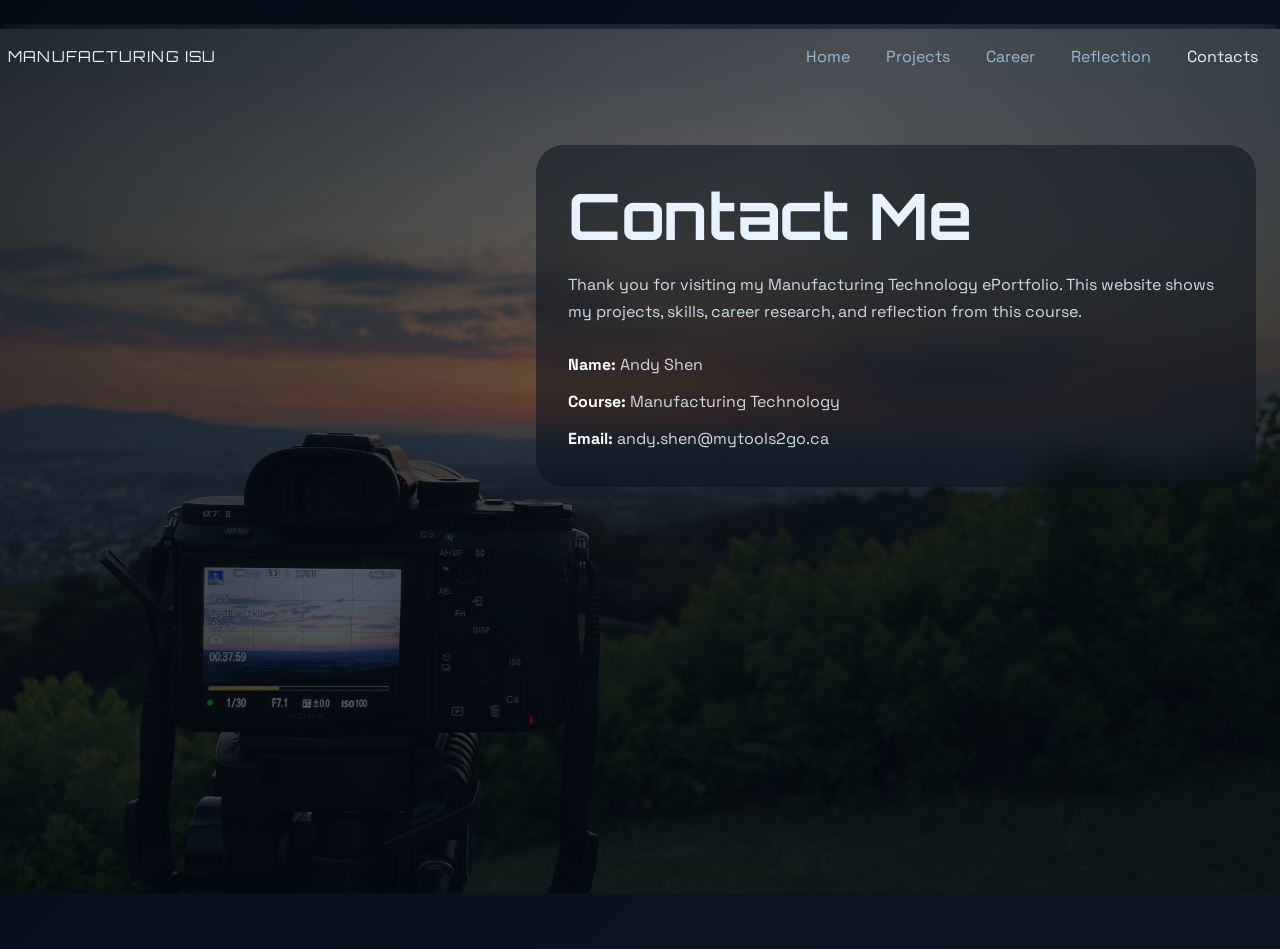
<file: contacts.html>
<!DOCTYPE html>
<html lang="en">
  <head>
    <meta charset="UTF-8" />
    <meta name="viewport" content="width=device-width, initial-scale=1.0" />
    <title>Manufacturing ISU | Contacts</title>
    <link rel="preconnect" href="https://fonts.googleapis.com" />
    <link rel="preconnect" href="https://fonts.gstatic.com" crossorigin />
    <link
      href="https://fonts.googleapis.com/css2?family=Orbitron:wght@500;700&family=Space+Grotesk:wght@400;500;700&display=swap"
      rel="stylesheet"
    />
    <script async src="https://www.googletagmanager.com/gtag/js?id=G-8R3F0VVV30"></script>
    <script>
      window.dataLayer = window.dataLayer || [];
      function gtag() {
        dataLayer.push(arguments);
      }
      gtag("js", new Date());
      gtag("config", "G-8R3F0VVV30");
    </script>
    <link rel="stylesheet" href="assets/css/styles.css" />
  </head>
  <body class="page-transition">
    <div class="site-shell">
      <header class="topbar">
        <a class="brand" href="index.html">
          <span class="brand-mark"></span>
          <span>Manufacturing ISU</span>
        </a>
        <nav class="nav">
          <a class="nav-link" href="index.html">Home</a>
          <div class="nav-dropdown">
            <a class="nav-link" href="projects.html">Projects</a>
            <div class="dropdown-menu">
              <a href="projects-measurement-wood-sets.html">Measurement Wood Sets</a>
              <a href="projects-technical-drawing.html">Technical Drawing</a>
              <a href="projects-hand-drawn-shop-floor-plan.html">Hand Drawn Shop Floor Plan</a>
              <a href="projects-cnc-block.html">CNC Block</a>
              <a href="projects-material-lists-and-budgeting.html">Material Lists and Budgeting</a>
              <a href="projects-milling-the-welded-tees.html">Milling the Welded Tees</a>
              <a href="projects-laser-engraved-keychain.html">Laser Engraved Keychain</a>
              <a href="projects-metal-rose-build.html">Metal Rose Build</a>
              <a href="projects-welding-the-welded-tee.html">Welding The Welded Tee</a>
            </div>
          </div>
          <a class="nav-link" href="career.html">Career</a>
          <a class="nav-link" href="reflection.html">Reflection</a>
          <a class="nav-link active" href="contacts.html">Contacts</a>
        </nav>
      </header>

      <main class="contact-main full-bleed-main">
        <section class="contact-hero">
          <div class="contact-hero-bg">
            <img src="assets/photos/Connect.jpeg" alt="Contact background" />
          </div>
          <div class="contact-hero-overlay"></div>
          <div class="contact-card">
            <h1>Contact Me</h1>
            <p>
              Thank you for visiting my Manufacturing Technology ePortfolio. This website shows my
              projects, skills, career research, and reflection from this course.
            </p>
            <div class="contact-lines">
              <p><strong>Name:</strong> Andy Shen</p>
              <p><strong>Course:</strong> Manufacturing Technology</p>
              <p><strong>Email:</strong> andy.shen@mytools2go.ca</p>
            </div>
          </div>
        </section>
      </main>
    </div>
    <script src="assets/js/transitions.js"></script>
  </body>
</html>
</file>
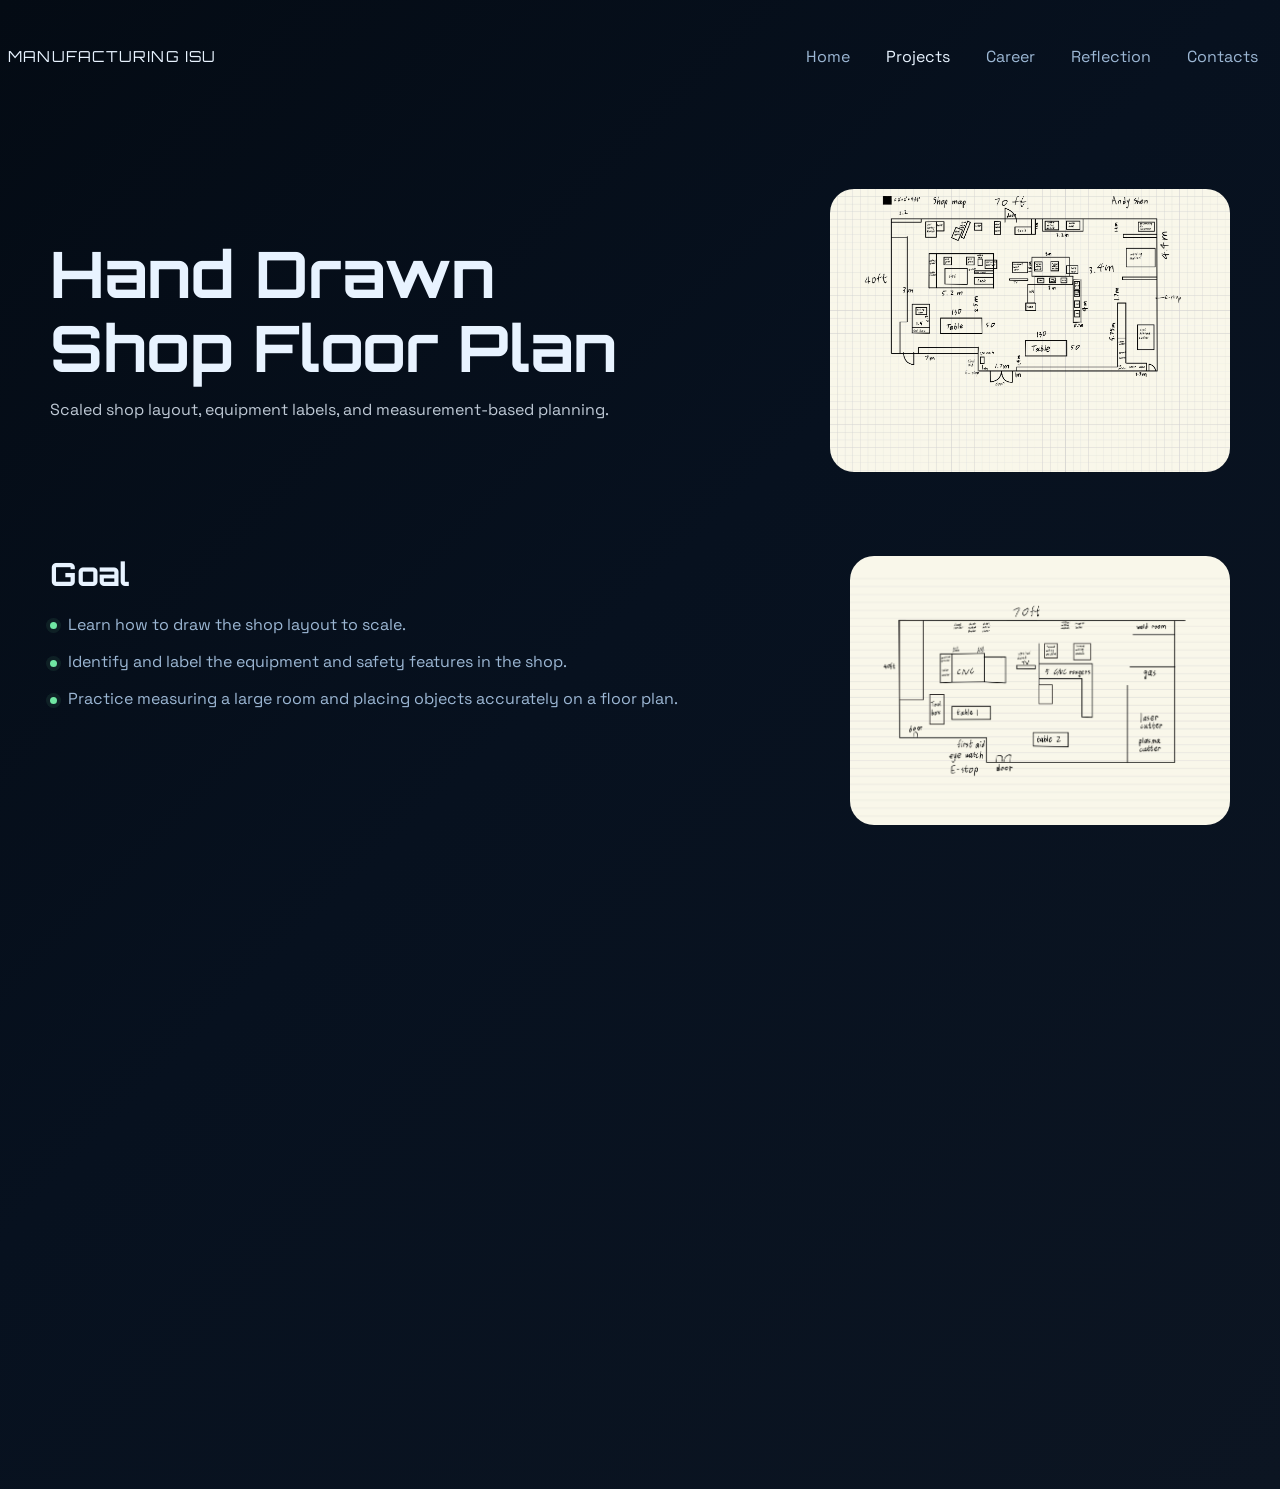
<file: projects-hand-drawn-shop-floor-plan.html>
<!DOCTYPE html>
<html lang="en">
  <head>
    <meta charset="UTF-8" />
    <meta name="viewport" content="width=device-width, initial-scale=1.0" />
    <title>Manufacturing ISU | Hand Drawn Shop Floor Plan</title>
    <link rel="preconnect" href="https://fonts.googleapis.com" />
    <link rel="preconnect" href="https://fonts.gstatic.com" crossorigin />
    <link
      href="https://fonts.googleapis.com/css2?family=Orbitron:wght@500;700&family=Space+Grotesk:wght@400;500;700&display=swap"
      rel="stylesheet"
    />
    <script async src="https://www.googletagmanager.com/gtag/js?id=G-8R3F0VVV30"></script>
    <script>
      window.dataLayer = window.dataLayer || [];
      function gtag() {
        dataLayer.push(arguments);
      }
      gtag("js", new Date());
      gtag("config", "G-8R3F0VVV30");
    </script>
    <link rel="stylesheet" href="assets/css/styles.css" />
  </head>
  <body class="page-transition">
    <div class="site-shell">
      <header class="topbar">
        <a class="brand" href="index.html"><span class="brand-mark"></span><span>Manufacturing ISU</span></a>
        <nav class="nav">
          <a class="nav-link" href="index.html">Home</a>
          <div class="nav-dropdown">
            <a class="nav-link active" href="projects.html">Projects</a>
            <div class="dropdown-menu">
              <a href="projects-measurement-wood-sets.html">Measurement Wood Sets</a>
              <a href="projects-technical-drawing.html">Technical Drawing</a>
              <a class="active-subpage" href="projects-hand-drawn-shop-floor-plan.html">Hand Drawn Shop Floor Plan</a>
              <a href="projects-cnc-block.html">CNC Block</a>
              <a href="projects-material-lists-and-budgeting.html">Material Lists and Budgeting</a>
              <a href="projects-milling-the-welded-tees.html">Milling the Welded Tees</a>
              <a href="projects-laser-engraved-keychain.html">Laser Engraved Keychain</a>
              <a href="projects-metal-rose-build.html">Metal Rose Build</a>
              <a href="projects-welding-the-welded-tee.html">Welding The Welded Tee</a>
            </div>
          </div>
          <a class="nav-link" href="career.html">Career</a>
          <a class="nav-link" href="reflection.html">Reflection</a>
          <a class="nav-link" href="contacts.html">Contacts</a>
        </nav>
      </header>
      <main>
        <section class="page-hero panel">
          <div class="project-hero-grid">
            <div class="project-hero-copy">
              <p class="eyebrow">Project</p>
              <h1>Hand Drawn Shop Floor Plan</h1>
              <p class="hero-text">Scaled shop layout, equipment labels, and measurement-based planning.</p>
            </div>
            <div class="project-hero-media">
              <div class="photo-frame"><img src="assets/photos/Shop Floor Plan 成品.jpg" alt="Shop floor plan final" /></div>
            </div>
          </div>
        </section>
        <section class="panel project-layout compact-text-grid">
          <article class="project-section">
            <div class="project-copy">
              <p class="section-tag">Goal</p>
              <h2>Goal</h2>
              <ul class="project-list">
                <li>Learn how to draw the shop layout to scale.</li>
                <li>Identify and label the equipment and safety features in the shop.</li>
                <li>Practice measuring a large room and placing objects accurately on a floor plan.</li>
              </ul>
            </div>
            <div class="project-visual"><div class="photo-frame"><img src="assets/photos/Shop Floor Plan.jpg" alt="Shop floor plan" /></div></div>
          </article>
          <article class="project-section reverse text-only">
            <div class="project-copy">
              <p class="section-tag">Tools Used</p>
              <h2>Tools Used</h2>
              <ul class="project-list">
                <li>Graph paper</li>
                <li>Ruler</li>
                <li>Tape measure</li>
                <li>Pencil</li>
              </ul>
            </div>
          </article>
          <article class="project-section text-only">
            <div class="project-copy">
              <p class="section-tag">What I Did</p>
              <h2>What I Did</h2>
              <ul class="project-list">
                <li>Measured the perimeter dimensions of the shop.</li>
                <li>Used graph paper to create a scaled floor plan.</li>
                <li>Drew the approximate shape and location of shop equipment.</li>
                <li>Labeled the equipment and safety features.</li>
                <li>Worked out a scale so each square represented a certain number of feet.</li>
              </ul>
            </div>
          </article>
          <article class="project-section reverse text-only">
            <div class="project-copy">
              <p class="section-tag">Skills & Reflection</p>
              <h2>Skills & Reflection</h2>
              <ul class="project-list">
                <li>I learned how to use measurements to create a scaled drawing.</li>
                <li>I improved my ability to estimate locations and draw objects in the correct position.</li>
                <li>This project helped me understand shop layout, equipment location, and how measurement is used in real workplace planning.</li>
              </ul>
            </div>
          </article>
        </section>
      </main>
    </div>
    <script src="assets/js/transitions.js"></script>
  </body>
</html>
</file>
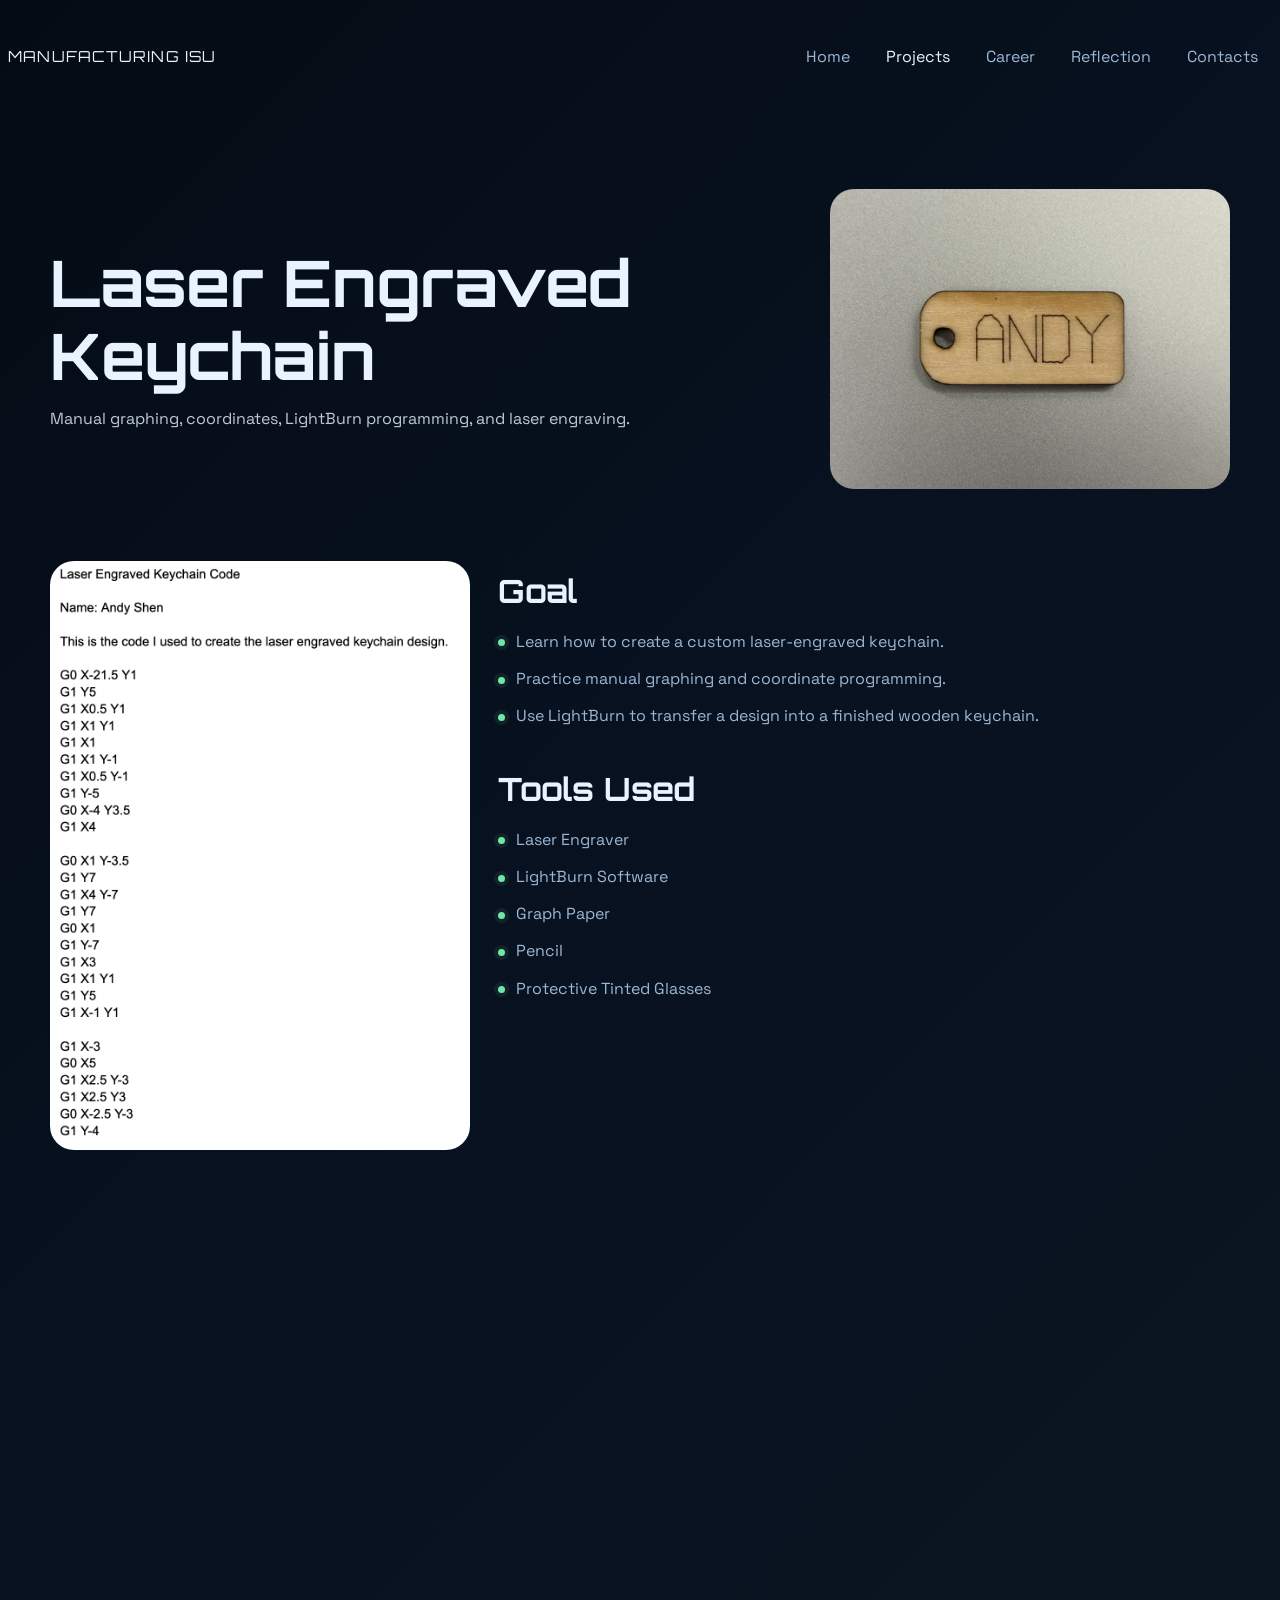
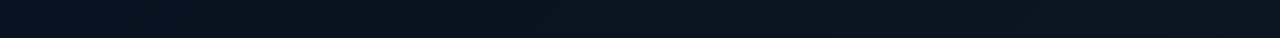
<file: projects-laser-engraved-keychain.html>
<!DOCTYPE html>
<html lang="en">
  <head>
    <meta charset="UTF-8" />
    <meta name="viewport" content="width=device-width, initial-scale=1.0" />
    <title>Manufacturing ISU | Laser Engraved Keychain</title>
    <link rel="preconnect" href="https://fonts.googleapis.com" />
    <link rel="preconnect" href="https://fonts.gstatic.com" crossorigin />
    <link
      href="https://fonts.googleapis.com/css2?family=Orbitron:wght@500;700&family=Space+Grotesk:wght@400;500;700&display=swap"
      rel="stylesheet"
    />
    <script async src="https://www.googletagmanager.com/gtag/js?id=G-8R3F0VVV30"></script>
    <script>
      window.dataLayer = window.dataLayer || [];
      function gtag() {
        dataLayer.push(arguments);
      }
      gtag("js", new Date());
      gtag("config", "G-8R3F0VVV30");
    </script>
    <link rel="stylesheet" href="assets/css/styles.css" />
  </head>
  <body class="page-transition">
    <div class="site-shell">
      <header class="topbar">
        <a class="brand" href="index.html"><span class="brand-mark"></span><span>Manufacturing ISU</span></a>
        <nav class="nav">
          <a class="nav-link" href="index.html">Home</a>
          <div class="nav-dropdown">
            <a class="nav-link active" href="projects.html">Projects</a>
            <div class="dropdown-menu">
              <a href="projects-measurement-wood-sets.html">Measurement Wood Sets</a>
              <a href="projects-technical-drawing.html">Technical Drawing</a>
              <a href="projects-hand-drawn-shop-floor-plan.html">Hand Drawn Shop Floor Plan</a>
              <a href="projects-cnc-block.html">CNC Block</a>
              <a href="projects-material-lists-and-budgeting.html">Material Lists and Budgeting</a>
              <a href="projects-milling-the-welded-tees.html">Milling the Welded Tees</a>
              <a class="active-subpage" href="projects-laser-engraved-keychain.html">Laser Engraved Keychain</a>
              <a href="projects-metal-rose-build.html">Metal Rose Build</a>
              <a href="projects-welding-the-welded-tee.html">Welding The Welded Tee</a>
            </div>
          </div>
          <a class="nav-link" href="career.html">Career</a>
          <a class="nav-link" href="reflection.html">Reflection</a>
          <a class="nav-link" href="contacts.html">Contacts</a>
        </nav>
      </header>
      <main>
        <section class="page-hero panel">
          <div class="project-hero-grid">
            <div class="project-hero-copy">
              <p class="eyebrow">Project</p>
              <h1>Laser Engraved Keychain</h1>
              <p class="hero-text">Manual graphing, coordinates, LightBurn programming, and laser engraving.</p>
            </div>
            <div class="project-hero-media">
              <div class="photo-frame"><img src="assets/photos/Laser Engraved Keychain成品.JPG" alt="Laser Engraved Keychain final" /></div>
            </div>
          </div>
        </section>
        <section class="panel project-layout compact-text-grid">
          <section class="project-cluster reverse">
            <div class="cluster-copy">
              <article class="project-section text-only">
                <div class="project-copy">
                  <p class="section-tag">Goal</p>
                  <h2>Goal</h2>
                  <ul class="project-list">
                    <li>Learn how to create a custom laser-engraved keychain.</li>
                    <li>Practice manual graphing and coordinate programming.</li>
                    <li>Use LightBurn to transfer a design into a finished wooden keychain.</li>
                  </ul>
                </div>
              </article>
              <article class="project-section text-only">
                <div class="project-copy">
                  <p class="section-tag">Tools Used</p>
                  <h2>Tools Used</h2>
                  <ul class="project-list">
                    <li>Laser Engraver</li>
                    <li>LightBurn Software</li>
                    <li>Graph Paper</li>
                    <li>Pencil</li>
                    <li>Protective Tinted Glasses</li>
                  </ul>
                </div>
              </article>
              <article class="project-section text-only">
                <div class="project-copy">
                  <p class="section-tag">What I Did</p>
                  <h2>What I Did</h2>
                  <ul class="project-list">
                    <li>Designed my name on graph paper.</li>
                    <li>Worked out the X and Y coordinates needed for the design.</li>
                    <li>Wrote the code manually on the graph paper.</li>
                    <li>Transferred the code into a Google Doc.</li>
                    <li>Programmed the design in LightBurn.</li>
                    <li>Used the laser engraver to engrave my name onto a wooden keychain.</li>
                  </ul>
                </div>
              </article>
            </div>
            <div class="cluster-visual">
              <div class="photo-frame"><img src="assets/photos/Laser Engraved Keychain-1.png" alt="Laser Engraved Keychain process" /></div>
            </div>
          </section>
          <article class="project-section reverse text-only">
            <div class="project-copy">
              <p class="section-tag">Safety</p>
              <h2>Safety</h2>
              <ul class="project-list">
                <li>Wore protective tinted glasses while operating the laser.</li>
                <li>Made sure not to look directly at the laser.</li>
                <li>Stayed aware of people around the laser while it was operating.</li>
              </ul>
            </div>
          </article>
          <article class="project-section text-only">
            <div class="project-copy">
              <p class="section-tag">Skills & Reflection</p>
              <h2>Skills & Reflection</h2>
              <ul class="project-list">
                <li>I learned how to use coordinates to create a laser engraving design.</li>
                <li>I practiced manual coding, graphing, and transferring coordinates into software.</li>
                <li>I gained experience using LightBurn and the laser engraver.</li>
              </ul>
            </div>
          </article>
        </section>
      </main>
    </div>
    <script src="assets/js/transitions.js"></script>
  </body>
</html>
</file>
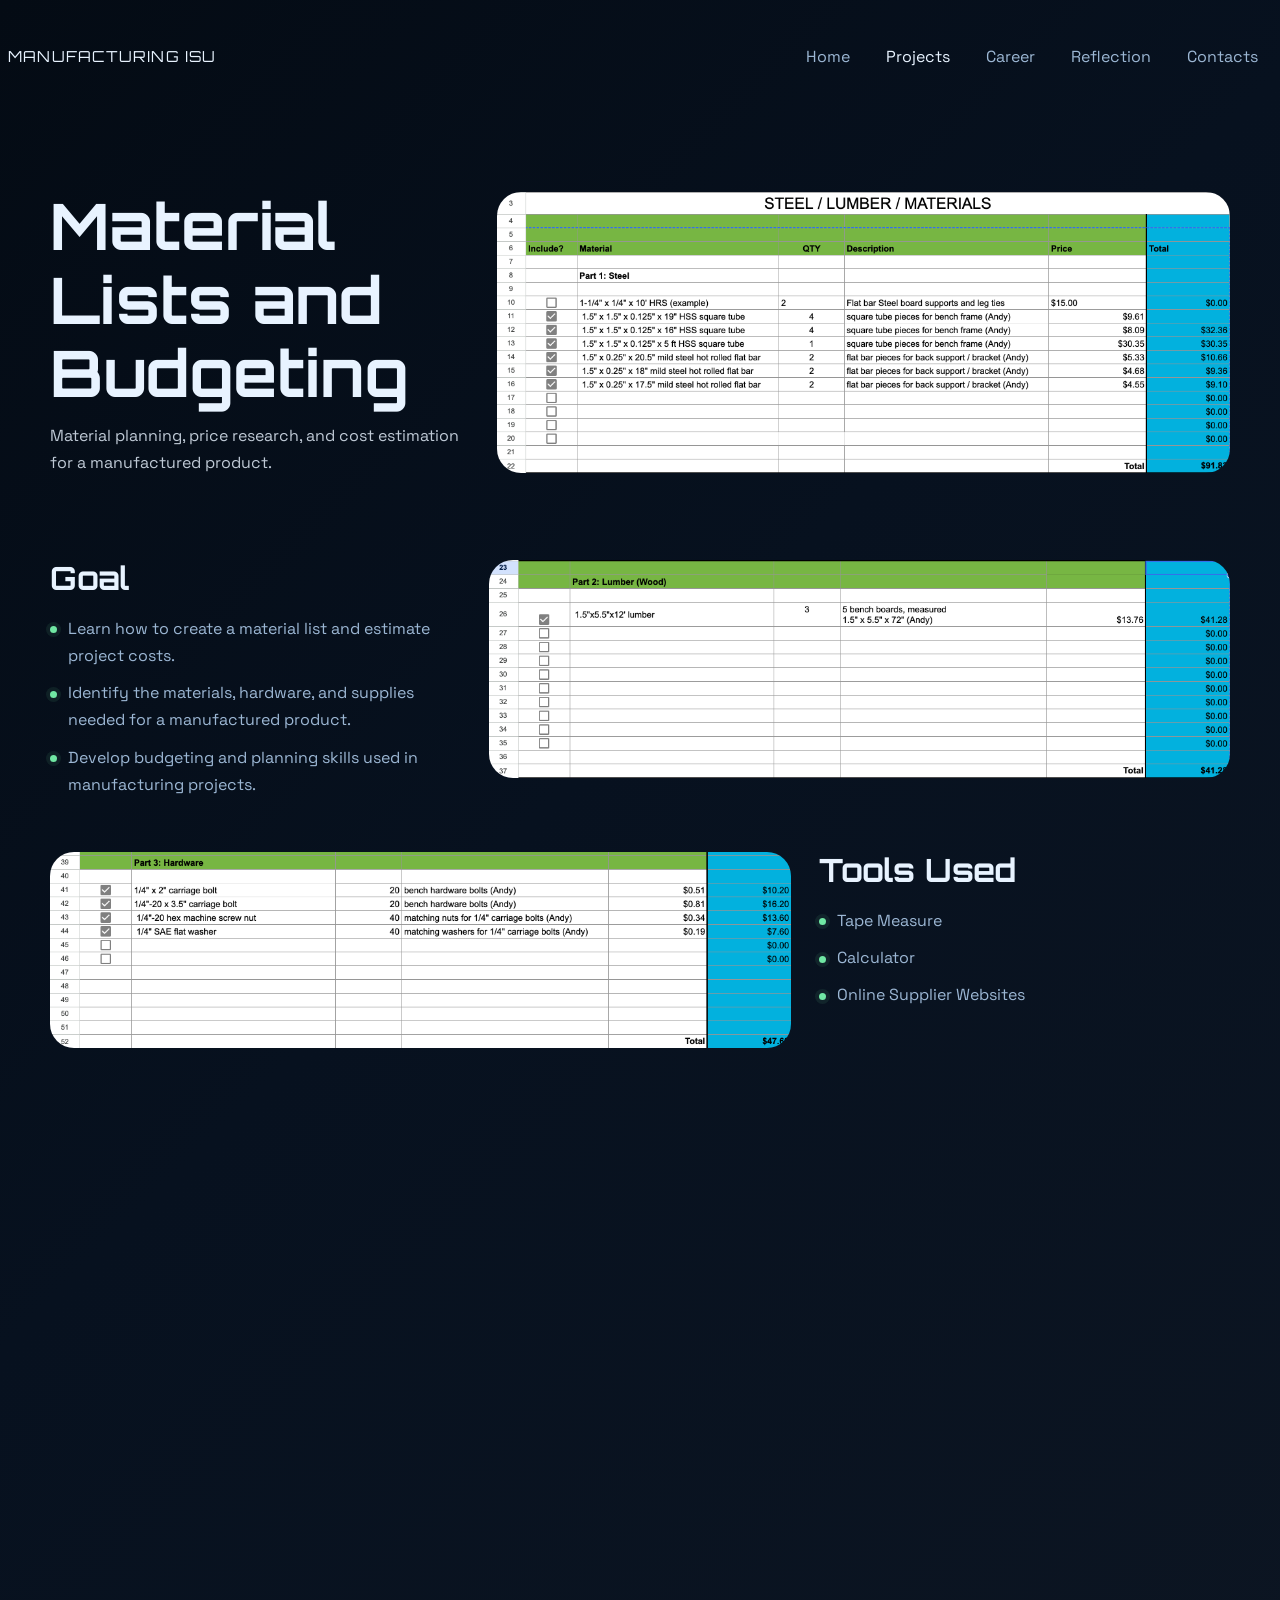
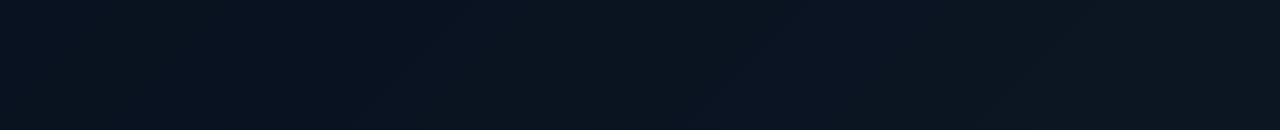
<file: projects-material-lists-and-budgeting.html>
<!DOCTYPE html>
<html lang="en">
  <head>
    <meta charset="UTF-8" />
    <meta name="viewport" content="width=device-width, initial-scale=1.0" />
    <title>Manufacturing ISU | Material Lists and Budgeting</title>
    <link rel="preconnect" href="https://fonts.googleapis.com" />
    <link rel="preconnect" href="https://fonts.gstatic.com" crossorigin />
    <link
      href="https://fonts.googleapis.com/css2?family=Orbitron:wght@500;700&family=Space+Grotesk:wght@400;500;700&display=swap"
      rel="stylesheet"
    />
    <script async src="https://www.googletagmanager.com/gtag/js?id=G-8R3F0VVV30"></script>
    <script>
      window.dataLayer = window.dataLayer || [];
      function gtag() {
        dataLayer.push(arguments);
      }
      gtag("js", new Date());
      gtag("config", "G-8R3F0VVV30");
    </script>
    <link rel="stylesheet" href="assets/css/styles.css" />
  </head>
  <body class="page-transition">
    <div class="site-shell">
      <header class="topbar">
        <a class="brand" href="index.html"><span class="brand-mark"></span><span>Manufacturing ISU</span></a>
        <nav class="nav">
          <a class="nav-link" href="index.html">Home</a>
          <div class="nav-dropdown">
            <a class="nav-link active" href="projects.html">Projects</a>
            <div class="dropdown-menu">
              <a href="projects-measurement-wood-sets.html">Measurement Wood Sets</a>
              <a href="projects-technical-drawing.html">Technical Drawing</a>
              <a href="projects-hand-drawn-shop-floor-plan.html">Hand Drawn Shop Floor Plan</a>
              <a href="projects-cnc-block.html">CNC Block</a>
              <a class="active-subpage" href="projects-material-lists-and-budgeting.html">Material Lists and Budgeting</a>
              <a href="projects-milling-the-welded-tees.html">Milling the Welded Tees</a>
              <a href="projects-laser-engraved-keychain.html">Laser Engraved Keychain</a>
              <a href="projects-metal-rose-build.html">Metal Rose Build</a>
              <a href="projects-welding-the-welded-tee.html">Welding The Welded Tee</a>
            </div>
          </div>
          <a class="nav-link" href="career.html">Career</a>
          <a class="nav-link" href="reflection.html">Reflection</a>
          <a class="nav-link" href="contacts.html">Contacts</a>
        </nav>
      </header>
      <main>
        <section class="page-hero panel">
          <div class="project-hero-grid wide-media">
            <div class="project-hero-copy">
              <p class="eyebrow">Project</p>
              <h1>Material Lists and Budgeting</h1>
              <p class="hero-text">Material planning, price research, and cost estimation for a manufactured product.</p>
            </div>
            <div class="project-hero-media">
              <div class="photo-frame"><img src="assets/photos/Material Lists and Budgeting-1.png" alt="Material list and budgeting" /></div>
            </div>
          </div>
        </section>
        <section class="panel project-layout compact-text-grid">
          <article class="project-section wide-visual">
            <div class="project-copy">
              <p class="section-tag">Goal</p>
              <h2>Goal</h2>
              <ul class="project-list">
                <li>Learn how to create a material list and estimate project costs.</li>
                <li>Identify the materials, hardware, and supplies needed for a manufactured product.</li>
                <li>Develop budgeting and planning skills used in manufacturing projects.</li>
              </ul>
            </div>
            <div class="project-visual"><div class="photo-stack"><div class="photo-frame"><img src="assets/photos/Material Lists and Budgeting-2.png" alt="Budgeting detail" /></div></div></div>
          </article>
          <article class="project-section reverse wide-visual">
            <div class="project-copy">
              <p class="section-tag">Tools Used</p>
              <h2>Tools Used</h2>
              <ul class="project-list">
                <li>Tape Measure</li>
                <li>Calculator</li>
                <li>Online Supplier Websites</li>
              </ul>
            </div>
            <div class="project-visual"><div class="photo-frame"><img src="assets/photos/Material Lists and Budgeting-3.png" alt="Material list detail" /></div></div>
          </article>
          <article class="project-section wide-visual">
            <div class="project-copy">
              <p class="section-tag">What I Did</p>
              <h2>What I Did</h2>
              <ul class="project-list">
                <li>Reverse engineered a park bench by identifying its components and dimensions.</li>
                <li>Created a material list for the steel frame, lumber, hardware, and paint.</li>
                <li>Researched material prices from online suppliers.</li>
                <li>Calculated the total project cost using a spreadsheet.</li>
              </ul>
            </div>
            <div class="project-visual"><div class="photo-frame"><img src="assets/photos/Material Lists and Budgeting-4.png" alt="Cost summary" /></div></div>
          </article>
          <article class="project-section reverse text-only">
            <div class="project-copy">
              <p class="section-tag">Skills & Reflection</p>
              <h2>Skills & Reflection</h2>
              <ul class="project-list">
                <li>I learned how to create a bill of materials and estimate manufacturing costs.</li>
                <li>I improved my measurement and planning skills.</li>
                <li>This project showed me how budgeting is an important part of manufacturing and project planning.</li>
              </ul>
            </div>
          </article>
        </section>
      </main>
    </div>
    <script src="assets/js/transitions.js"></script>
  </body>
</html>
</file>
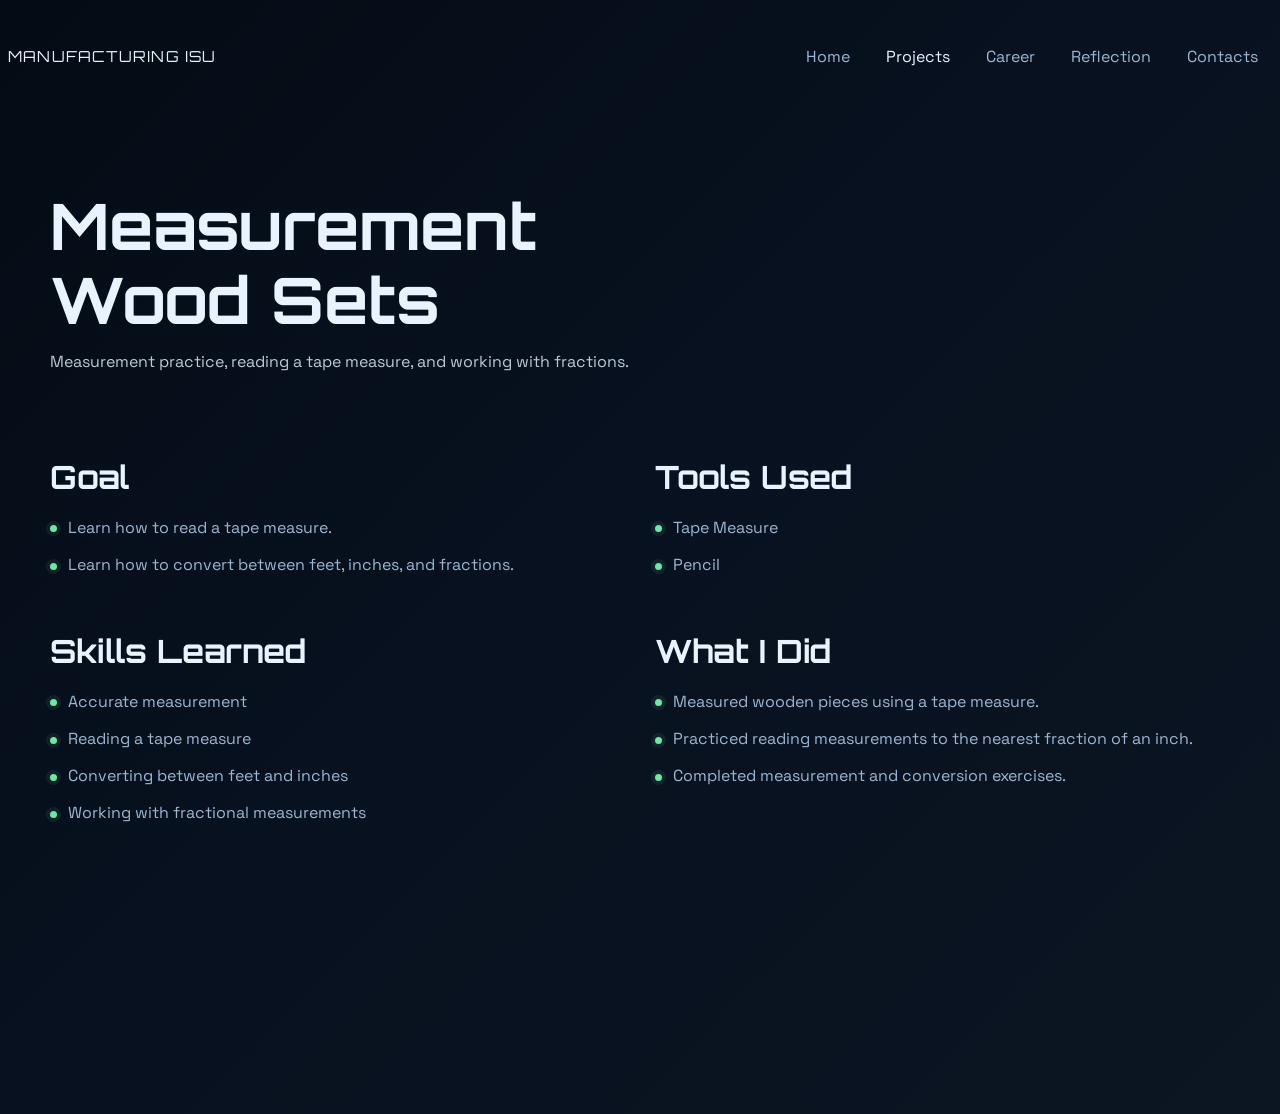
<file: projects-measurement-wood-sets.html>
<!DOCTYPE html>
<html lang="en">
  <head>
    <meta charset="UTF-8" />
    <meta name="viewport" content="width=device-width, initial-scale=1.0" />
    <title>Manufacturing ISU | Measurement Wood Sets</title>
    <link rel="preconnect" href="https://fonts.googleapis.com" />
    <link rel="preconnect" href="https://fonts.gstatic.com" crossorigin />
    <link
      href="https://fonts.googleapis.com/css2?family=Orbitron:wght@500;700&family=Space+Grotesk:wght@400;500;700&display=swap"
      rel="stylesheet"
    />
    <script async src="https://www.googletagmanager.com/gtag/js?id=G-8R3F0VVV30"></script>
    <script>
      window.dataLayer = window.dataLayer || [];
      function gtag() {
        dataLayer.push(arguments);
      }
      gtag("js", new Date());
      gtag("config", "G-8R3F0VVV30");
    </script>
    <link rel="stylesheet" href="assets/css/styles.css" />
  </head>
  <body class="page-transition">
    <div class="site-shell">
      <header class="topbar">
        <a class="brand" href="index.html"><span class="brand-mark"></span><span>Manufacturing ISU</span></a>
        <nav class="nav">
          <a class="nav-link" href="index.html">Home</a>
          <div class="nav-dropdown">
            <a class="nav-link active" href="projects.html">Projects</a>
            <div class="dropdown-menu">
              <a class="active-subpage" href="projects-measurement-wood-sets.html">Measurement Wood Sets</a>
              <a href="projects-technical-drawing.html">Technical Drawing</a>
              <a href="projects-hand-drawn-shop-floor-plan.html">Hand Drawn Shop Floor Plan</a>
              <a href="projects-cnc-block.html">CNC Block</a>
              <a href="projects-material-lists-and-budgeting.html">Material Lists and Budgeting</a>
              <a href="projects-milling-the-welded-tees.html">Milling the Welded Tees</a>
              <a href="projects-laser-engraved-keychain.html">Laser Engraved Keychain</a>
              <a href="projects-metal-rose-build.html">Metal Rose Build</a>
              <a href="projects-welding-the-welded-tee.html">Welding The Welded Tee</a>
            </div>
          </div>
          <a class="nav-link" href="career.html">Career</a>
          <a class="nav-link" href="reflection.html">Reflection</a>
          <a class="nav-link" href="contacts.html">Contacts</a>
        </nav>
      </header>
      <main>
        <section class="page-hero panel">
          <div class="project-hero-grid text-only">
            <div class="project-hero-copy">
              <p class="eyebrow">Project</p>
              <h1>Measurement Wood Sets</h1>
              <p class="hero-text">Measurement practice, reading a tape measure, and working with fractions.</p>
            </div>
          </div>
        </section>
        <section class="panel project-layout compact-text-grid">
          <article class="project-section text-only">
            <div class="project-copy">
              <p class="section-tag">Goal</p>
              <h2>Goal</h2>
              <ul class="project-list">
                <li>Learn how to read a tape measure.</li>
                <li>Learn how to convert between feet, inches, and fractions.</li>
              </ul>
            </div>
          </article>
          <article class="project-section reverse text-only">
            <div class="project-copy">
              <p class="section-tag">Tools Used</p>
              <h2>Tools Used</h2>
              <ul class="project-list">
                <li>Tape Measure</li>
                <li>Pencil</li>
              </ul>
            </div>
          </article>
          <article class="project-section text-only">
            <div class="project-copy">
              <p class="section-tag">Skills Learned</p>
              <h2>Skills Learned</h2>
              <ul class="project-list">
                <li>Accurate measurement</li>
                <li>Reading a tape measure</li>
                <li>Converting between feet and inches</li>
                <li>Working with fractional measurements</li>
              </ul>
            </div>
          </article>
          <article class="project-section reverse text-only">
            <div class="project-copy">
              <p class="section-tag">What I Did</p>
              <h2>What I Did</h2>
              <ul class="project-list">
                <li>Measured wooden pieces using a tape measure.</li>
                <li>Practiced reading measurements to the nearest fraction of an inch.</li>
                <li>Completed measurement and conversion exercises.</li>
              </ul>
            </div>
          </article>
          <article class="project-section text-only">
            <div class="project-copy">
              <p class="section-tag">Reflection</p>
              <h2>Reflection</h2>
              <ul class="project-list">
                <li>I improved my ability to read a tape measure accurately.</li>
                <li>I learned that accurate measurements are important because small errors can affect the final product.</li>
              </ul>
            </div>
          </article>
        </section>
      </main>
    </div>
    <script src="assets/js/transitions.js"></script>
  </body>
</html>
</file>
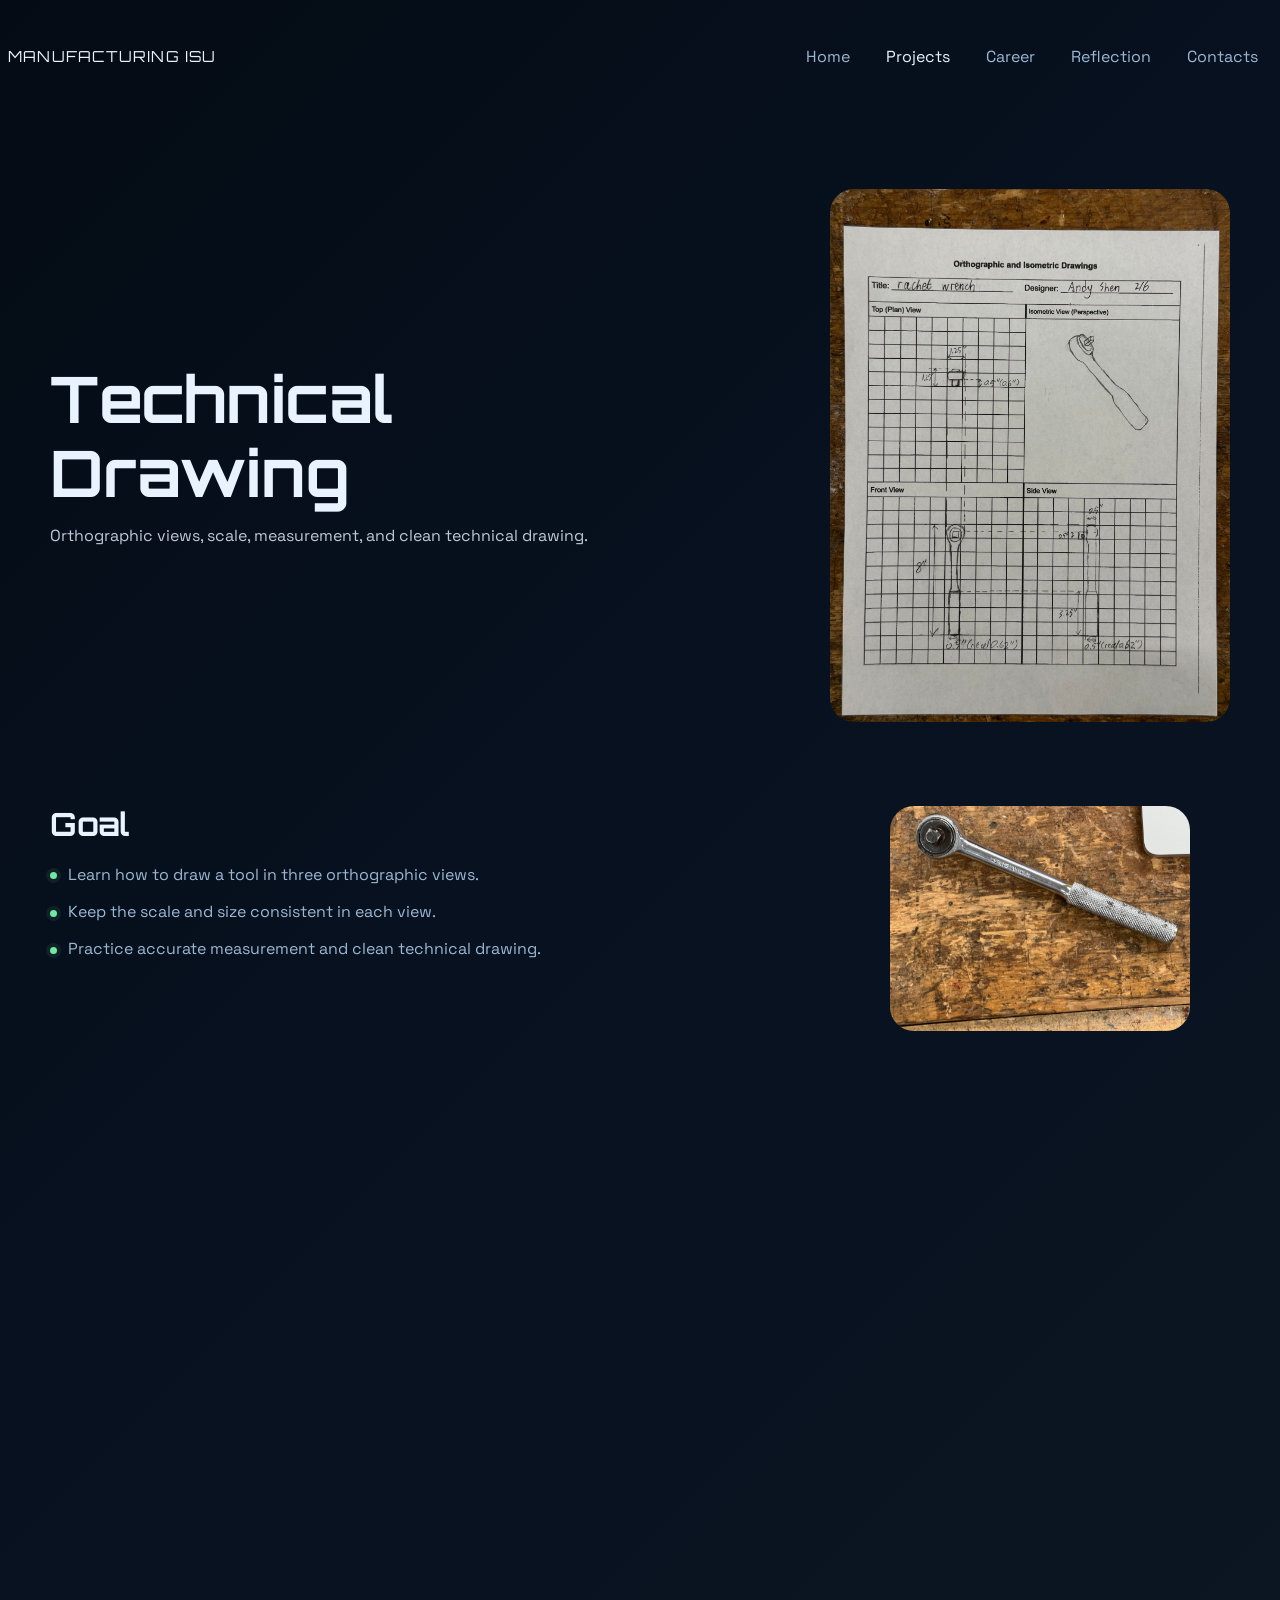
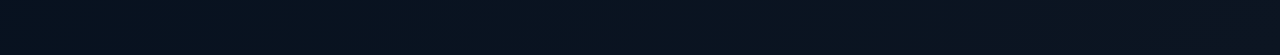
<file: projects-technical-drawing.html>
<!DOCTYPE html>
<html lang="en">
  <head>
    <meta charset="UTF-8" />
    <meta name="viewport" content="width=device-width, initial-scale=1.0" />
    <title>Manufacturing ISU | Technical Drawing</title>
    <link rel="preconnect" href="https://fonts.googleapis.com" />
    <link rel="preconnect" href="https://fonts.gstatic.com" crossorigin />
    <link
      href="https://fonts.googleapis.com/css2?family=Orbitron:wght@500;700&family=Space+Grotesk:wght@400;500;700&display=swap"
      rel="stylesheet"
    />
    <script async src="https://www.googletagmanager.com/gtag/js?id=G-8R3F0VVV30"></script>
    <script>
      window.dataLayer = window.dataLayer || [];
      function gtag() {
        dataLayer.push(arguments);
      }
      gtag("js", new Date());
      gtag("config", "G-8R3F0VVV30");
    </script>
    <link rel="stylesheet" href="assets/css/styles.css" />
  </head>
  <body class="page-transition">
    <div class="site-shell">
      <header class="topbar">
        <a class="brand" href="index.html"><span class="brand-mark"></span><span>Manufacturing ISU</span></a>
        <nav class="nav">
          <a class="nav-link" href="index.html">Home</a>
          <div class="nav-dropdown">
            <a class="nav-link active" href="projects.html">Projects</a>
            <div class="dropdown-menu">
              <a href="projects-measurement-wood-sets.html">Measurement Wood Sets</a>
              <a class="active-subpage" href="projects-technical-drawing.html">Technical Drawing</a>
              <a href="projects-hand-drawn-shop-floor-plan.html">Hand Drawn Shop Floor Plan</a>
              <a href="projects-cnc-block.html">CNC Block</a>
              <a href="projects-material-lists-and-budgeting.html">Material Lists and Budgeting</a>
              <a href="projects-milling-the-welded-tees.html">Milling the Welded Tees</a>
              <a href="projects-laser-engraved-keychain.html">Laser Engraved Keychain</a>
              <a href="projects-metal-rose-build.html">Metal Rose Build</a>
              <a href="projects-welding-the-welded-tee.html">Welding The Welded Tee</a>
            </div>
          </div>
          <a class="nav-link" href="career.html">Career</a>
          <a class="nav-link" href="reflection.html">Reflection</a>
          <a class="nav-link" href="contacts.html">Contacts</a>
        </nav>
      </header>
      <main>
        <section class="page-hero panel">
          <div class="project-hero-grid">
            <div class="project-hero-copy">
              <p class="eyebrow">Project</p>
              <h1>Technical Drawing</h1>
              <p class="hero-text">Orthographic views, scale, measurement, and clean technical drawing.</p>
            </div>
            <div class="project-hero-media">
              <div class="photo-frame"><img src="assets/photos/Technical Drawing成品.JPG" alt="Technical Drawing final work" /></div>
            </div>
          </div>
        </section>
        <section class="panel project-layout compact-text-grid">
          <article class="project-section">
            <div class="project-copy">
              <p class="section-tag">Goal</p>
              <h2>Goal</h2>
              <ul class="project-list">
                <li>Learn how to draw a tool in three orthographic views.</li>
                <li>Keep the scale and size consistent in each view.</li>
                <li>Practice accurate measurement and clean technical drawing.</li>
              </ul>
            </div>
            <div class="project-visual"><div class="photo-frame narrow"><img src="assets/photos/Technical Drawing-1.JPG" alt="Technical Drawing process" /></div></div>
          </article>
          <article class="project-section reverse">
            <div class="project-copy">
              <p class="section-tag">Tools Used</p>
              <h2>Tools Used</h2>
              <ul class="project-list">
                <li>Pencil</li>
                <li>Ruler</li>
                <li>Tape measure</li>
                <li>Graph paper</li>
              </ul>
            </div>
            <div class="project-visual"><div class="photo-frame"><img src="assets/photos/Technical Drawing-2.png" alt="Technical Drawing close-up" /></div></div>
          </article>
          <article class="project-section text-only">
            <div class="project-copy">
              <p class="section-tag">What I Did</p>
              <h2>What I Did</h2>
              <ul class="project-list">
                <li>Selected a tool and drew it from three different views.</li>
                <li>Measured the tool carefully before drawing.</li>
                <li>Used a scale so the drawing could fit on the paper.</li>
              </ul>
            </div>
          </article>
          <article class="project-section reverse text-only">
            <div class="project-copy">
              <p class="section-tag">Skills & Reflection</p>
              <h2>Skills & Reflection</h2>
              <ul class="project-list">
                <li>I learned how to measure an object and turn it into a scaled technical drawing.</li>
                <li>I practiced using a ruler and tape measure accurately.</li>
                <li>I also learned that drawing lightly at first is helpful because it makes corrections easier.</li>
              </ul>
            </div>
          </article>
        </section>
      </main>
    </div>
    <script src="assets/js/transitions.js"></script>
  </body>
</html>
</file>
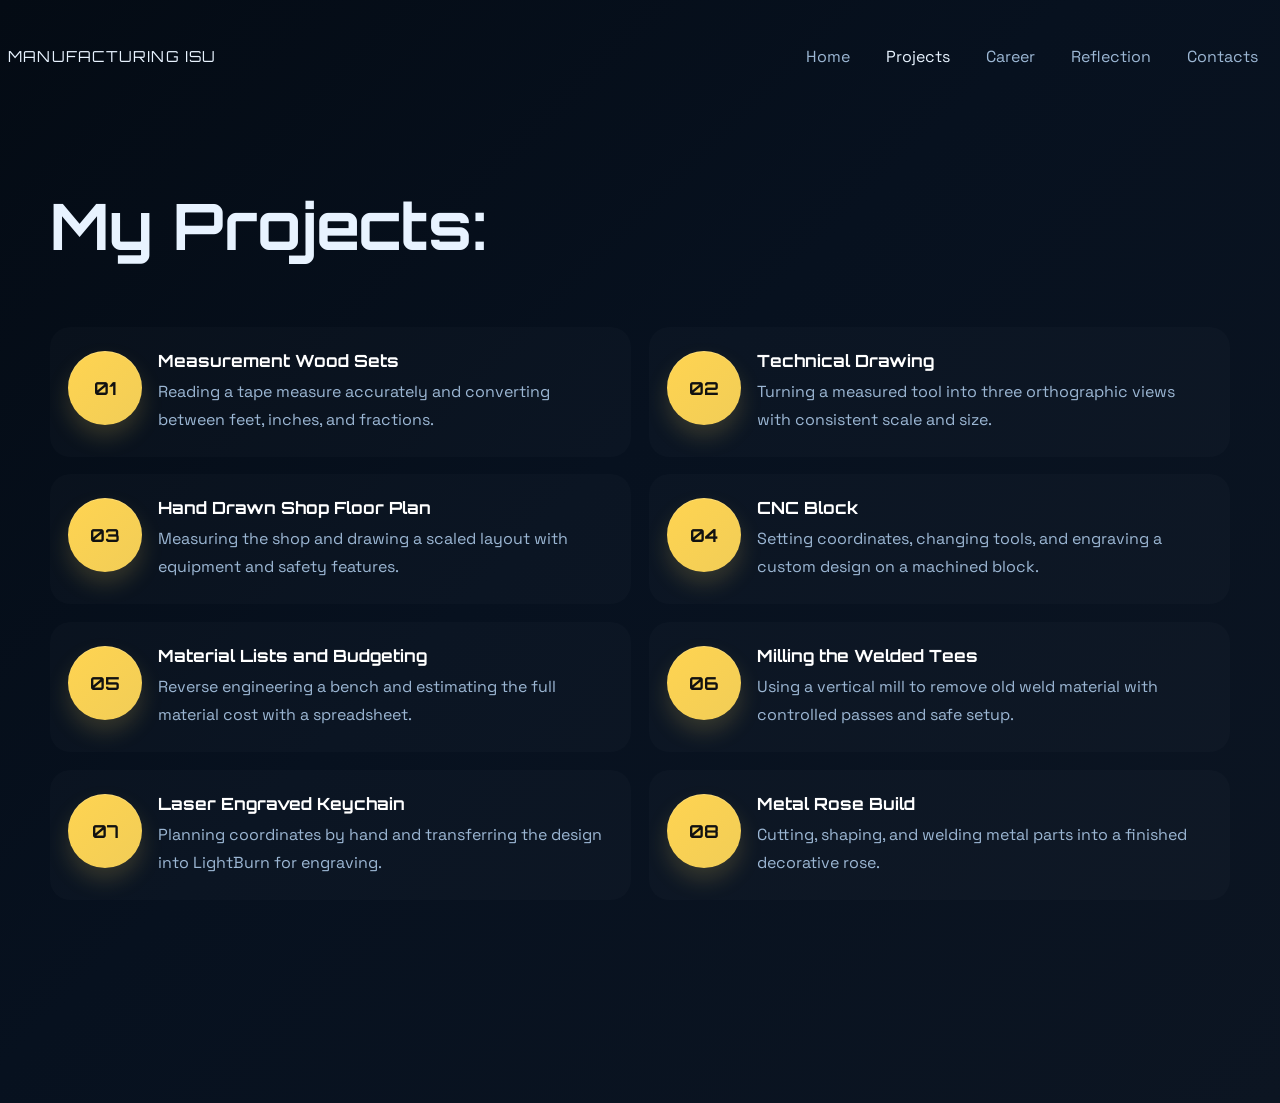
<file: projects.html>
<!DOCTYPE html>
<html lang="en">
  <head>
    <meta charset="UTF-8" />
    <meta name="viewport" content="width=device-width, initial-scale=1.0" />
    <title>Manufacturing ISU | Projects</title>
    <link rel="preconnect" href="https://fonts.googleapis.com" />
    <link rel="preconnect" href="https://fonts.gstatic.com" crossorigin />
    <link
      href="https://fonts.googleapis.com/css2?family=Orbitron:wght@500;700&family=Space+Grotesk:wght@400;500;700&display=swap"
      rel="stylesheet"
    />
    <script async src="https://www.googletagmanager.com/gtag/js?id=G-8R3F0VVV30"></script>
    <script>
      window.dataLayer = window.dataLayer || [];
      function gtag() {
        dataLayer.push(arguments);
      }
      gtag("js", new Date());
      gtag("config", "G-8R3F0VVV30");
    </script>
    <link rel="stylesheet" href="assets/css/styles.css" />
  </head>
  <body class="page-transition">
    <div class="site-shell">
      <header class="topbar">
        <a class="brand" href="index.html">
          <span class="brand-mark"></span>
          <span>Manufacturing ISU</span>
        </a>
        <nav class="nav">
          <a class="nav-link" href="index.html">Home</a>
          <div class="nav-dropdown">
            <a class="nav-link active" href="projects.html">Projects</a>
            <div class="dropdown-menu">
              <a href="projects-measurement-wood-sets.html">Measurement Wood Sets</a>
              <a href="projects-technical-drawing.html">Technical Drawing</a>
              <a href="projects-hand-drawn-shop-floor-plan.html">Hand Drawn Shop Floor Plan</a>
              <a href="projects-cnc-block.html">CNC Block</a>
              <a href="projects-material-lists-and-budgeting.html">Material Lists and Budgeting</a>
              <a href="projects-milling-the-welded-tees.html">Milling the Welded Tees</a>
              <a href="projects-laser-engraved-keychain.html">Laser Engraved Keychain</a>
              <a href="projects-metal-rose-build.html">Metal Rose Build</a>
              <a href="projects-welding-the-welded-tee.html">Welding The Welded Tee</a>
            </div>
          </div>
          <a class="nav-link" href="career.html">Career</a>
          <a class="nav-link" href="reflection.html">Reflection</a>
          <a class="nav-link" href="contacts.html">Contacts</a>
        </nav>
      </header>

      <main>
        <section class="page-hero panel">
          <h1>My Projects:</h1>
        </section>

        <section class="flow-grid">
          <a class="flow-item" href="projects-measurement-wood-sets.html">
            <span class="flow-index">01</span>
            <div>
              <h3>Measurement Wood Sets</h3>
              <p>Reading a tape measure accurately and converting between feet, inches, and fractions.</p>
            </div>
          </a>
          <a class="flow-item" href="projects-technical-drawing.html">
            <span class="flow-index">02</span>
            <div>
              <h3>Technical Drawing</h3>
              <p>Turning a measured tool into three orthographic views with consistent scale and size.</p>
            </div>
          </a>
          <a class="flow-item" href="projects-hand-drawn-shop-floor-plan.html">
            <span class="flow-index">03</span>
            <div>
              <h3>Hand Drawn Shop Floor Plan</h3>
              <p>Measuring the shop and drawing a scaled layout with equipment and safety features.</p>
            </div>
          </a>
          <a class="flow-item" href="projects-cnc-block.html">
            <span class="flow-index">04</span>
            <div>
              <h3>CNC Block</h3>
              <p>Setting coordinates, changing tools, and engraving a custom design on a machined block.</p>
            </div>
          </a>
          <a class="flow-item" href="projects-material-lists-and-budgeting.html">
            <span class="flow-index">05</span>
            <div>
              <h3>Material Lists and Budgeting</h3>
              <p>Reverse engineering a bench and estimating the full material cost with a spreadsheet.</p>
            </div>
          </a>
          <a class="flow-item" href="projects-milling-the-welded-tees.html">
            <span class="flow-index">06</span>
            <div>
              <h3>Milling the Welded Tees</h3>
              <p>Using a vertical mill to remove old weld material with controlled passes and safe setup.</p>
            </div>
          </a>
          <a class="flow-item" href="projects-laser-engraved-keychain.html">
            <span class="flow-index">07</span>
            <div>
              <h3>Laser Engraved Keychain</h3>
              <p>Planning coordinates by hand and transferring the design into LightBurn for engraving.</p>
            </div>
          </a>
          <a class="flow-item" href="projects-metal-rose-build.html">
            <span class="flow-index">08</span>
            <div>
              <h3>Metal Rose Build</h3>
              <p>Cutting, shaping, and welding metal parts into a finished decorative rose.</p>
            </div>
          </a>
          <a class="flow-item" href="projects-welding-the-welded-tee.html">
            <span class="flow-index">09</span>
            <div>
              <h3>Welding The Welded Tee</h3>
              <p>Practicing SMAW and GMAW tee-joint welds and completing final cap passes with both processes.</p>
            </div>
          </a>
        </section>
      </main>
    </div>
    <script src="assets/js/transitions.js"></script>
  </body>
</html>
</file>
<file: assets/css/styles.css>
:root {
  --bg: #07111f;
  --bg-soft: #0d1b2c;
  --panel: rgba(12, 27, 44, 0.18);
  --panel-strong: rgba(15, 35, 59, 0.2);
  --line: rgba(111, 214, 255, 0.14);
  --text: #e8f3ff;
  --muted: #9cb7d4;
  --accent: #65f0ff;
  --accent-strong: #00c2ff;
  --accent-warm: #7cffb2;
  --shadow: 0 18px 50px rgba(0, 0, 0, 0.18);
  --pointer-x: 50%;
  --pointer-y: 50%;
  --pointer-glow-opacity: 0;
}

* {
  box-sizing: border-box;
}

html {
  scroll-behavior: smooth;
}

body {
  margin: 0;
  min-height: 100vh;
  font-family: "Space Grotesk", sans-serif;
  color: var(--text);
  background: linear-gradient(135deg, #040b14 0%, #07111f 45%, #0c1522 100%);
  overflow-x: hidden;
}

body.home-page {
  background: linear-gradient(130deg, #090909 0%, #101010 42%, #1f180d 100%);
}

body.page-transition {
  opacity: 0;
}

body.page-enter {
  animation: pageEnter 0.7s cubic-bezier(0.22, 1, 0.36, 1) forwards;
}

body.page-exit {
  animation: pageExit 0.45s cubic-bezier(0.55, 0.08, 0.68, 0.53) forwards;
}

body::after {
  content: "";
  position: fixed;
  inset: 0;
  pointer-events: none;
  background:
    radial-gradient(circle 120px at var(--pointer-x) var(--pointer-y), rgba(101, 240, 255, 0.16) 0%, rgba(101, 240, 255, 0.08) 34%, transparent 72%),
    radial-gradient(circle 320px at var(--pointer-x) var(--pointer-y), rgba(0, 194, 255, 0.065) 0%, transparent 76%);
  mix-blend-mode: screen;
  opacity: var(--pointer-glow-opacity);
  transition: opacity 0.24s ease;
  z-index: 0;
}

.site-shell {
  position: relative;
  z-index: 1;
  width: 100%;
  max-width: none;
  margin: 0 auto;
  padding: 24px 0 56px;
}

.home-page .site-shell {
  padding-bottom: 0;
}

.topbar {
  width: calc(100% - 8px);
  margin-left: auto;
  margin-right: auto;
}

.full-bleed-main {
  width: 100%;
}

main:not(.full-bleed-main) {
  width: min(1180px, calc(100% - 32px));
  margin: 0 auto;
}

body.page-enter .site-shell {
  animation: shellRise 0.75s cubic-bezier(0.22, 1, 0.36, 1);
}

body.page-exit .site-shell {
  animation: shellFall 0.4s ease forwards;
}

.topbar {
  position: sticky;
  top: 16px;
  z-index: 20;
  display: flex;
  align-items: center;
  justify-content: space-between;
  gap: 20px;
  margin-bottom: 28px;
  padding: 12px 4px;
  background: transparent;
  backdrop-filter: blur(18px);
  border: 0;
  border-radius: 0;
  box-shadow: none;
}

.brand {
  display: inline-flex;
  align-items: center;
  gap: 12px;
  color: var(--text);
  text-decoration: none;
  font-family: "Orbitron", sans-serif;
  letter-spacing: 0.08em;
  text-transform: uppercase;
  font-size: 0.95rem;
}

.brand-mark {
  display: none;
}

.nav {
  display: flex;
  align-items: center;
  gap: 8px;
  flex-wrap: wrap;
}

.nav-link {
  position: relative;
  color: var(--muted);
  text-decoration: none;
  padding: 10px 14px;
  border-radius: 14px;
  transition: 0.25s ease;
}

.nav-link.active,
.nav-dropdown:hover > .nav-link {
  color: var(--text);
}

.nav-dropdown {
  position: relative;
}

.dropdown-menu {
  position: absolute;
  top: calc(100% + 10px);
  left: 0;
  min-width: 200px;
  padding: 8px;
  border-radius: 18px;
  background: rgba(4, 12, 22, 0.7);
  border: 1px solid rgba(111, 214, 255, 0.12);
  box-shadow: 0 18px 40px rgba(0, 0, 0, 0.18);
  backdrop-filter: blur(14px);
  display: none;
}

.dropdown-menu a {
  position: relative;
  display: block;
  padding: 10px 12px;
  border-radius: 12px;
  color: var(--muted);
  text-decoration: none;
}

.dropdown-menu .active-subpage {
  color: var(--text);
}

.nav-dropdown:hover .dropdown-menu {
  display: block;
}

main {
  display: grid;
  gap: 24px;
}

.panel {
  position: relative;
  padding: 20px 0;
  background: transparent;
  border: 0;
  border-radius: 0;
  box-shadow: none;
  overflow: visible;
}

body.page-enter .panel {
  animation: panelReveal 0.8s cubic-bezier(0.22, 1, 0.36, 1) both;
}

body.page-enter .panel:nth-of-type(2) {
  animation-delay: 0.08s;
}

body.page-enter .panel:nth-of-type(3) {
  animation-delay: 0.16s;
}

body.page-enter .panel:nth-of-type(4) {
  animation-delay: 0.24s;
}

.hero,
.page-hero {
  display: grid;
  grid-template-columns: 1.3fr 0.9fr;
  gap: 28px;
  align-items: center;
}

.page-hero {
  grid-template-columns: 1fr;
  position: relative;
  min-height: 0;
  padding: 72px 0 28px;
  overflow: visible;
}

.eyebrow,
.section-tag,
.tech-label {
  margin: 0 0 12px;
  color: var(--accent);
  text-transform: uppercase;
  letter-spacing: 0.12em;
  font-size: 0.8rem;
}

h1,
h2,
h3 {
  margin: 0 0 12px;
  font-family: "Orbitron", sans-serif;
  line-height: 1.15;
}

h1 {
  font-size: clamp(2.2rem, 5vw, 4.3rem);
  max-width: 12ch;
}

h2 {
  font-size: clamp(1.3rem, 3vw, 2rem);
}

h3 {
  font-size: 1.05rem;
}

p {
  margin: 0;
  color: var(--muted);
  line-height: 1.7;
}

.hero-text {
  max-width: 62ch;
}

.hero-actions {
  display: flex;
  gap: 14px;
  margin-top: 24px;
  flex-wrap: wrap;
}

.home-main {
  gap: 0;
}

.home-stage {
  --stage-progress: 0;
  --hero-exit-progress: 0;
  --story-progress: 0;
  --bg-progress: 0;
  position: relative;
  min-height: 200vh;
  margin-top: -88px;
}

.home-stage-sticky {
  position: sticky;
  top: 0;
  min-height: 100vh;
  overflow: hidden;
  isolation: isolate;
  background: linear-gradient(130deg, rgba(11, 11, 11, 0.96) 0%, rgba(16, 16, 16, 0.88) 42%, rgba(34, 26, 10, 0.82) 100%);
}

.home-hero-image {
  position: absolute;
  inset: 0;
  background:
    linear-gradient(rgba(20, 15, 8, 0.3), rgba(20, 15, 8, 0.3)),
    linear-gradient(115deg, rgba(255, 211, 94, 0.08), rgba(255, 211, 94, 0) 28%),
    linear-gradient(90deg, rgba(64, 47, 13, 0.45), rgba(87, 65, 22, 0.12)),
    url("../photos/home-hero-sunset.JPG");
  background-size: cover;
  background-position: center;
  transform-origin: center;
  will-change: transform, opacity;
  transform:
    translate3d(calc(var(--stage-progress) * 18px), calc(var(--stage-progress) * -72px), 0)
    scale(calc(1 + var(--stage-progress) * 0.08));
}

.home-hero-image-next {
  background:
    linear-gradient(rgba(10, 18, 28, 0.3), rgba(10, 18, 28, 0.3)),
    linear-gradient(90deg, rgba(6, 8, 12, 0.48), rgba(6, 8, 12, 0.12)),
    url("../photos/home-story-train.JPG");
  background-size: cover;
  background-position: center;
  opacity: calc(var(--bg-progress) * 0.98);
  transform:
    translate3d(calc(var(--stage-progress) * 8px), calc(var(--stage-progress) * -28px), 0)
    scale(calc(1 + var(--stage-progress) * 0.05));
}

.hero-overlay {
  position: absolute;
  inset: 0;
  background:
    linear-gradient(90deg, rgba(11, 11, 11, 0.97) 0%, rgba(11, 11, 11, 0.84) 34%, rgba(11, 11, 11, 0.54) 58%, rgba(11, 11, 11, 0.2) 100%),
    linear-gradient(180deg, rgba(255, 206, 79, 0.08), transparent 18%, transparent 80%, rgba(255, 206, 79, 0.04));
}

.home-stage-layer {
  position: absolute;
  inset: 0;
}

.home-stage-layer-hero {
  z-index: 2;
}

.home-stage-layer-story {
  z-index: 3;
  display: grid;
  align-items: center;
  padding: 112px 0 64px;
  opacity: var(--story-progress);
  pointer-events: none;
}

.hero-left-geometry {
  position: absolute;
  inset: 0 auto 0 0;
  width: 58%;
  z-index: 1;
  pointer-events: none;
  transform:
    translate3d(calc(var(--hero-exit-progress) * -220px), calc(var(--hero-exit-progress) * 118px), 0);
  opacity: calc(1 - var(--hero-exit-progress));
}

.hero-stripe {
  position: absolute;
  left: -12%;
  width: 76%;
  background: linear-gradient(90deg, rgba(246, 209, 90, 0), rgba(246, 209, 90, 0.42), rgba(246, 209, 90, 0.08));
  clip-path: polygon(20% 0, 100% 0, 78% 100%, 0 100%);
  transform: rotate(-38deg);
  transform-origin: left center;
  opacity: 0.9;
}

.hero-stripe-top {
  top: -2%;
  height: 174px;
}

.hero-stripe-mid {
  top: 17%;
  height: 138px;
  left: -8%;
  width: 71%;
  opacity: 0.38;
}

.hero-stripe-bottom {
  bottom: -1%;
  height: 182px;
  left: -1%;
  width: 56%;
  opacity: 0.24;
}

.hero-badge {
  position: absolute;
  top: 108px;
  right: 0;
  display: inline-flex;
  align-items: center;
  min-width: min(420px, 42vw);
  padding: 22px 32px 22px 44px;
  color: #121212;
  font-family: "Orbitron", sans-serif;
  font-size: clamp(1.4rem, 2.8vw, 2.8rem);
  font-weight: 700;
  background: linear-gradient(90deg, #64c9ff 0%, #82e4ff 100%);
  clip-path: polygon(10% 0, 100% 0, 100% 100%, 0 100%);
  box-shadow: 0 16px 40px rgba(0, 0, 0, 0.26);
  transform:
    translate3d(calc(var(--hero-exit-progress) * 320px), calc(var(--hero-exit-progress) * 122px), 0);
  opacity: calc(1 - var(--hero-exit-progress));
}

.hero-lower-tag {
  position: absolute;
  right: 3%;
  bottom: 34px;
  padding: 18px 44px;
  color: #101010;
  font-family: "Orbitron", sans-serif;
  font-size: clamp(1rem, 2vw, 1.85rem);
  background: linear-gradient(90deg, #ffd451, #f3d971);
  clip-path: polygon(5% 0, 100% 0, 94% 100%, 0 100%);
  box-shadow: 0 16px 34px rgba(0, 0, 0, 0.22);
  transform:
    translate3d(calc(var(--hero-exit-progress) * 280px), calc(var(--hero-exit-progress) * 110px), 0);
  opacity: calc(1 - var(--hero-exit-progress));
}

.hero-dots {
  position: absolute;
  left: 24px;
  bottom: 28px;
  display: grid;
  grid-template-columns: repeat(5, 10px);
  gap: 8px;
  transform:
    translate3d(calc(var(--hero-exit-progress) * -132px), calc(var(--hero-exit-progress) * 120px), 0);
  opacity: calc(1 - var(--hero-exit-progress));
}

.hero-dots span {
  width: 8px;
  height: 8px;
  border-radius: 999px;
  background: rgba(245, 208, 92, 0.72);
  box-shadow: 0 0 12px rgba(245, 208, 92, 0.25);
}

.hero-content {
  position: relative;
  z-index: 2;
  display: flex;
  flex-direction: column;
  justify-content: center;
  min-height: calc(100vh - 56px);
  width: min(760px, 100%);
  padding: 116px 40px 116px clamp(28px, 4vw, 64px);
  transform:
    translate3d(calc(var(--hero-exit-progress) * -260px), calc(var(--hero-exit-progress) * 120px), 0);
  opacity: calc(1 - var(--hero-exit-progress));
}

.hero-kicker {
  margin-bottom: 46px;
  color: rgba(255, 255, 255, 0.94);
  font-family: "Orbitron", sans-serif;
  font-size: clamp(0.95rem, 1.4vw, 1.3rem);
  letter-spacing: 0.02em;
}

.hero-name-wrap {
  width: 100%;
}

.hero-name {
  display: flex;
  flex-wrap: wrap;
  gap: 0 28px;
  align-items: baseline;
  max-width: 12ch;
  margin-bottom: 18px;
  font-size: clamp(4rem, 9vw, 8.7rem);
  font-style: italic;
  line-height: 0.95;
  text-transform: uppercase;
  text-shadow: 0 0 18px rgba(255, 255, 255, 0.08);
}

.hero-name span {
  color: #ffffff;
}

.hero-name .hero-name-accent {
  color: #f6d15a;
}

.hero-subtitle {
  color: #ffffff;
  font-family: "Orbitron", sans-serif;
  font-size: clamp(1rem, 1.8vw, 2rem);
  font-style: italic;
  letter-spacing: 0.02em;
}

.hero-intro {
  max-width: 56ch;
  margin-top: 32px;
  color: rgba(255, 246, 223, 0.84);
  font-size: 1.02rem;
}

.story-shell {
  display: grid;
  align-items: center;
  width: min(1180px, calc(100% - 48px));
  margin: 0 auto;
  padding: 0 42px;
  gap: 34px;
  transform:
    translate3d(0, calc((1 - var(--story-progress)) * -180px), 0)
    scale(calc(0.96 + var(--story-progress) * 0.04));
  pointer-events: auto;
}

.story-links {
  display: grid;
  grid-template-columns: repeat(2, minmax(0, 1fr));
  gap: 24px;
  width: min(1040px, 100%);
  margin: 0 auto;
}

.story-link-item {
  min-height: 220px;
  align-items: center;
  padding: 32px 28px;
  border-radius: 28px;
  background:
    linear-gradient(145deg, rgba(255, 209, 90, 0.14), rgba(255, 209, 90, 0.02)),
    rgba(7, 12, 18, 0.34);
  border: 1px solid rgba(255, 217, 115, 0.14);
  box-shadow: 0 20px 48px rgba(0, 0, 0, 0.24);
  transform-origin: center;
  will-change: transform, opacity;
  transform:
    translate3d(0, calc((1 - var(--story-progress)) * -92px), 0)
    scale(calc(0.88 + var(--story-progress) * 0.12));
  opacity: calc(0.12 + var(--story-progress) * 0.88);
  transition:
    transform 0.28s cubic-bezier(0.22, 1, 0.36, 1),
    background 0.28s ease,
    border-color 0.28s ease,
    box-shadow 0.28s ease,
    opacity 0.28s ease;
}

.story-link-item h3 {
  margin: 0;
  font-size: clamp(1.6rem, 2.7vw, 2.55rem);
  letter-spacing: 0.04em;
  text-transform: uppercase;
  transition: color 0.28s ease, text-shadow 0.28s ease;
}

.page-hero h1 {
  max-width: 14ch;
}

.page-hero .hero-text {
  max-width: 60ch;
  color: rgba(232, 243, 255, 0.82);
}

.flow-grid {
  display: grid;
  grid-template-columns: repeat(2, minmax(0, 1fr));
  gap: 18px;
}

.flow-item {
  position: relative;
  isolation: isolate;
  overflow: hidden;
  display: grid;
  grid-template-columns: 72px 1fr;
  gap: 18px;
  align-items: start;
  padding: 24px 18px;
  border-radius: 20px;
  color: inherit;
  text-decoration: none;
  background: rgba(255, 255, 255, 0.02);
  transform-origin: center;
  transition:
    transform 0.22s cubic-bezier(0.22, 1, 0.36, 1),
    background 0.18s ease,
    box-shadow 0.18s ease;
  will-change: transform, opacity;
}

.flow-item::before {
  content: "";
  position: absolute;
  inset: 0;
  z-index: 0;
  border-radius: inherit;
  background:
    linear-gradient(
      115deg,
      rgba(101, 240, 255, 0) 18%,
      rgba(101, 240, 255, 0.1) 45%,
      rgba(255, 255, 255, 0.06) 52%,
      rgba(101, 240, 255, 0) 78%
    ),
    linear-gradient(145deg, rgba(101, 240, 255, 0.06), rgba(101, 240, 255, 0.012) 42%, rgba(255, 255, 255, 0.018) 100%);
  background-size: 190% 100%, 100% 100%;
  background-position: -140% 50%, 0 0;
  opacity: 0;
  transform: scale(0.985);
  transition:
    opacity 0.22s ease,
    transform 0.22s cubic-bezier(0.22, 1, 0.36, 1);
  pointer-events: none;
}

.flow-item:hover,
.flow-item:focus-visible {
  background:
    linear-gradient(145deg, rgba(255, 255, 255, 0.035), rgba(255, 255, 255, 0.018)),
    rgba(255, 255, 255, 0.026);
  box-shadow:
    0 16px 28px rgba(0, 0, 0, 0.16),
    0 0 18px rgba(101, 240, 255, 0.08),
    inset 0 1px 0 rgba(255, 255, 255, 0.035);
  transform: translate3d(0, -1px, 0);
}

.flow-item:hover::before,
.flow-item:focus-visible::before {
  opacity: 0.95;
  transform: scale(1);
  animation: projectCardIlluminate 0.48s cubic-bezier(0.22, 1, 0.36, 1) 1 forwards;
}

.flow-item > * {
  position: relative;
  z-index: 1;
}

.story-link-item {
  grid-template-columns: 88px 1fr;
  gap: 24px;
  align-items: center;
  padding: 32px 28px;
  border-radius: 28px;
  background:
    linear-gradient(145deg, rgba(255, 209, 90, 0.14), rgba(255, 209, 90, 0.02)),
    rgba(7, 12, 18, 0.34);
}

.story-link-item:hover,
.story-link-item:focus-visible {
  background:
    linear-gradient(145deg, rgba(255, 219, 120, 0.32), rgba(255, 209, 90, 0.12)),
    rgba(36, 24, 6, 0.72);
  border-color: rgba(255, 221, 128, 0.5);
  box-shadow:
    0 24px 56px rgba(0, 0, 0, 0.3),
    0 0 0 1px rgba(255, 223, 133, 0.22),
    0 0 28px rgba(255, 210, 84, 0.26);
  transform:
    translate3d(0, calc((1 - var(--story-progress)) * -92px), 0)
    scale(calc((0.88 + var(--story-progress) * 0.12) * 1.035));
}

.story-link-item:hover .flow-index,
.story-link-item:focus-visible .flow-index {
  background: linear-gradient(135deg, #ffe07a, #f6c83d);
  box-shadow:
    0 0 0 8px rgba(255, 212, 81, 0.14),
    0 0 24px rgba(255, 212, 81, 0.34);
  transform: translateY(-2px) scale(1.04);
}

.story-link-item:hover h3,
.story-link-item:focus-visible h3 {
  color: #fff4ca;
  text-shadow: 0 0 16px rgba(255, 220, 120, 0.22);
}

.flow-item h3 {
  margin-bottom: 8px;
  color: #ffffff;
}

.flow-index {
  display: inline-flex;
  align-items: center;
  justify-content: center;
  width: 74px;
  height: 74px;
  border-radius: 999px;
  color: #111111;
  background: linear-gradient(135deg, #ffd451, #f1cd57);
  font-family: "Orbitron", sans-serif;
  font-weight: 700;
  font-size: 1.12rem;
  box-shadow:
    0 12px 22px rgba(241, 205, 87, 0.18),
    inset 0 1px 0 rgba(255, 255, 255, 0.18);
  transition:
    background 0.18s ease,
    box-shadow 0.18s ease,
    transform 0.18s cubic-bezier(0.22, 1, 0.36, 1);
}

.flow-item:hover .flow-index,
.flow-item:focus-visible .flow-index {
  background: linear-gradient(135deg, #ffe07a, #f0c542);
  box-shadow:
    0 7px 14px rgba(241, 205, 87, 0.16),
    inset 0 2px 4px rgba(0, 0, 0, 0.16),
    inset 0 1px 0 rgba(255, 255, 255, 0.12);
  transform: translate3d(0, 2px, 0) scale(0.965);
}

[data-reveal] {
  opacity: 0;
  transform: translateY(34px);
  transition: opacity 0.8s ease, transform 0.8s ease;
}

[data-reveal].is-visible {
  opacity: 1;
  transform: translateY(0);
}

.auto-reveal {
  opacity: 0;
  transform: translate3d(0, 42px, 0) scale(0.985);
  filter: blur(10px);
  transition:
    opacity 0.8s ease,
    transform 0.85s cubic-bezier(0.22, 1, 0.36, 1),
    filter 0.8s ease;
  transition-delay: var(--reveal-delay, 0s);
}

.auto-reveal.is-visible {
  opacity: 1;
  transform: translate3d(0, 0, 0) scale(1);
  filter: blur(0);
}

[data-scroll-speed],
[data-scroll-scale],
[data-scroll-x],
.home-hero-image {
  will-change: transform, opacity;
}

.button {
  display: inline-flex;
  align-items: center;
  justify-content: center;
  min-height: 46px;
  padding: 0 18px;
  border-radius: 999px;
  text-decoration: none;
  font-weight: 700;
}

.button-primary {
  background: linear-gradient(135deg, var(--accent-strong), var(--accent));
  color: #03111b;
}

.button-secondary {
  color: var(--text);
  border: 0;
  background: rgba(255, 255, 255, 0.03);
}

.hero-visual {
  position: relative;
  min-height: 320px;
  display: grid;
  place-items: center;
}

.tech-card {
  position: relative;
  z-index: 1;
  width: min(320px, 100%);
  padding: 24px;
  border-radius: 24px;
  background: rgba(5, 19, 31, 0.82);
  border: 1px solid rgba(101, 240, 255, 0.32);
  box-shadow: 0 16px 40px rgba(0, 0, 0, 0.3);
}

.grid-two {
  display: grid;
  grid-template-columns: repeat(2, minmax(0, 1fr));
  gap: 24px;
}

.card-grid {
  display: grid;
  grid-template-columns: repeat(auto-fit, minmax(220px, 1fr));
  gap: 20px;
}

.feature-card {
  position: relative;
  display: block;
  padding: 22px;
  border-radius: 18px;
  text-decoration: none;
  color: inherit;
  background: transparent;
  border: 0;
  transition: transform 0.22s ease, color 0.22s ease;
}

.feature-card:hover {
  transform: translateY(-2px);
}

.content-placeholder,
.media-placeholder {
  margin-top: 18px;
  border-radius: 20px;
  border: 1px dashed rgba(101, 240, 255, 0.18);
  background: rgba(255, 255, 255, 0.015);
}

.content-placeholder {
  padding: 20px;
}

.media-placeholder {
  min-height: 220px;
  display: grid;
  place-items: center;
  padding: 20px;
  text-align: center;
  color: var(--muted);
}

.tall {
  min-height: 320px;
}

.info-list {
  display: grid;
  gap: 14px;
  margin-top: 18px;
}

.info-item {
  display: grid;
  grid-template-columns: 56px 1fr;
  gap: 14px;
  align-items: start;
  padding: 16px;
  border-radius: 18px;
  background: rgba(255, 255, 255, 0.02);
  border: 1px solid rgba(101, 240, 255, 0.08);
}

.info-item span {
  font-family: "Orbitron", sans-serif;
  font-size: 1.1rem;
  color: var(--accent-warm);
}

.project-layout {
  display: grid;
  gap: 30px;
}

.project-layout.compact-text-grid {
  grid-template-columns: repeat(2, minmax(0, 1fr));
  align-items: start;
}

.project-layout.compact-text-grid > .project-cluster,
.project-layout.compact-text-grid > .project-section:not(.text-only) {
  grid-column: 1 / -1;
}

.project-cluster {
  display: grid;
  grid-template-columns: minmax(0, 1fr) minmax(240px, min(38vw, 420px));
  gap: 28px;
  align-items: start;
}

.project-cluster.reverse {
  grid-template-columns: minmax(240px, min(38vw, 420px)) minmax(0, 1fr);
}

.project-cluster.reverse .cluster-copy {
  order: 2;
}

.project-cluster.reverse .cluster-visual {
  order: 1;
}

.cluster-copy {
  display: grid;
  gap: 18px;
}

.cluster-visual {
  position: sticky;
  top: 110px;
}

.project-section {
  position: relative;
  display: grid;
  grid-template-columns: minmax(0, 1fr) minmax(220px, min(34vw, 380px));
  gap: 28px;
  align-items: start;
  padding: 12px 0;
  transition: background 0.2s ease;
}

.project-section::after {
  content: "";
  position: absolute;
  inset: 2px -10px;
  border: 1px solid rgba(101, 240, 255, 0.1);
  border-radius: 18px;
  background: rgba(255, 255, 255, 0.012);
  opacity: 0;
  transition: opacity 0.18s ease;
  pointer-events: none;
}

.project-section:hover::after {
  opacity: 1;
}

.project-copy,
.project-visual {
  position: relative;
  z-index: 1;
}

.project-copy h2 {
  margin-bottom: 10px;
}

.section-tag {
  display: none;
}

.eyebrow {
  display: none;
}

.project-copy p + p {
  margin-top: 14px;
}

.project-list {
  display: grid;
  gap: 10px;
  margin: 18px 0 0;
  padding: 0;
  list-style: none;
}

.project-list li {
  position: relative;
  padding-left: 18px;
  color: var(--muted);
  line-height: 1.7;
}

.project-list li::before {
  content: "";
  position: absolute;
  top: 0.72em;
  left: 0;
  width: 7px;
  height: 7px;
  border-radius: 999px;
  background: rgba(124, 255, 178, 0.9);
  box-shadow: 0 0 0 4px rgba(124, 255, 178, 0.08);
}

.project-visual {
  min-height: 100%;
}

.project-section.reverse {
  grid-template-columns: minmax(220px, min(34vw, 380px)) minmax(0, 1fr);
}

.project-section.wide-visual {
  grid-template-columns: minmax(220px, 0.75fr) minmax(0, 1.35fr);
}

.project-section.reverse.wide-visual {
  grid-template-columns: minmax(0, 1.35fr) minmax(220px, 0.75fr);
}

.project-section.reverse .project-copy {
  order: 2;
}

.project-section.reverse .project-visual {
  order: 1;
}

.project-section.text-only,
.project-section.reverse.text-only {
  grid-template-columns: 1fr;
}

.project-section.auto-reveal {
  opacity: 1;
  transform: none;
  filter: none;
  transition: none;
}

.project-section.auto-reveal .project-copy,
.project-section.auto-reveal .project-visual {
  opacity: 0;
  filter: blur(8px);
  will-change: transform, opacity, filter;
  transition:
    transform 0.95s cubic-bezier(0.2, 0.82, 0.24, 1),
    opacity 0.7s ease,
    filter 0.7s ease;
}

.project-section.auto-reveal .project-copy {
  transform: translate3d(-72px, 24px, 0);
}

.project-section.auto-reveal .project-visual {
  transform: translate3d(72px, 30px, 0) rotate(4deg) scale(0.94);
}

.project-section.reverse.auto-reveal .project-copy {
  transform: translate3d(72px, 24px, 0);
}

.project-section.reverse.auto-reveal .project-visual {
  transform: translate3d(-72px, 30px, 0) rotate(-4deg) scale(0.94);
}

.project-section.auto-reveal.is-visible .project-copy,
.project-section.auto-reveal.is-visible .project-visual {
  opacity: 1;
  filter: blur(0);
}

.project-section.auto-reveal.is-visible .project-copy {
  transform: translate3d(0, 0, 0);
  transition-delay: 0.08s;
}

.project-section.auto-reveal.is-visible .project-visual {
  transform: translate3d(0, 0, 0) rotate(0) scale(1);
}

.project-hero-grid.text-only {
  grid-template-columns: 1fr;
}

.project-hero-grid {
  display: grid;
  grid-template-columns: minmax(0, 1fr) minmax(240px, min(36vw, 400px));
  gap: 28px;
  align-items: center;
}

.project-hero-grid.wide-media {
  grid-template-columns: minmax(220px, 0.8fr) minmax(0, 1.4fr);
}

.project-hero-grid.wide-media .project-hero-media {
  width: 100%;
}

.project-hero-copy h1 {
  max-width: 12ch;
}

.project-hero-media {
  justify-self: end;
  width: min(100%, min(36vw, 400px));
}

.project-hero-copy.auto-reveal {
  transform: translate3d(-58px, 36px, 0);
}

.project-hero-media.auto-reveal {
  transform: translate3d(58px, 36px, 0) scale(0.94);
}

.project-hero-copy.auto-reveal.is-visible,
.project-hero-media.auto-reveal.is-visible {
  transform: translate3d(0, 0, 0) scale(1);
}

.cluster-visual.auto-reveal {
  transform: translate3d(72px, 30px, 0) rotate(4deg) scale(0.94);
}

.project-cluster.reverse .cluster-visual.auto-reveal {
  transform: translate3d(-72px, 30px, 0) rotate(-4deg) scale(0.94);
}

.cluster-visual.auto-reveal.is-visible,
.project-cluster.reverse .cluster-visual.auto-reveal.is-visible {
  transform: translate3d(0, 0, 0) rotate(0) scale(1);
}

.photo-frame {
  position: relative;
  overflow: hidden;
  border-radius: 24px;
  background: rgba(255, 255, 255, 0.02);
  max-width: 100%;
}

.photo-frame img,
.photo-frame video {
  display: block;
  width: 100%;
  height: auto;
}

.career-photo-slot {
  min-height: 240px;
  background:
    linear-gradient(145deg, rgba(255, 209, 90, 0.05), transparent 46%),
    rgba(255, 255, 255, 0.015);
}

.photo-frame.tall {
  max-width: 320px;
}

.photo-frame.narrow {
  max-width: min(28vw, 300px);
  margin-left: auto;
  margin-right: auto;
}

.photo-stack {
  display: grid;
  gap: 16px;
}

.photo-stack.two-up {
  grid-template-columns: repeat(2, minmax(0, 1fr));
}

.reflection-main {
  width: 100%;
  gap: 0;
  background: #07111f;
}

.reflection-hero {
  --reflection-stage-progress: 0;
  --reflection-hero-exit-progress: 0;
  --reflection-bg-progress: 0;
  position: relative;
  min-height: 190vh;
  margin-top: -88px;
}

.reflection-hero-sticky {
  position: sticky;
  top: 0;
  min-height: 100vh;
  overflow: hidden;
  isolation: isolate;
  background: #07111f;
}

.reflection-hero-bg,
.reflection-hero-bg img,
.reflection-hero-overlay {
  position: absolute;
  inset: 0;
}

.reflection-hero-bg-solid {
  background: #07111f;
}

.reflection-hero-bg-image {
  opacity: calc(1 - var(--reflection-bg-progress));
  will-change: opacity;
}

.reflection-hero-bg-image img {
  width: 100%;
  height: 100%;
  object-fit: cover;
  transform:
    translate3d(
      calc(var(--reflection-stage-progress) * 34px),
      calc(var(--reflection-stage-progress) * -52px),
      0
    )
    scale(calc(1.03 + var(--reflection-stage-progress) * 0.13));
  transform-origin: center;
  will-change: transform;
}

.reflection-hero-overlay {
  background:
    linear-gradient(90deg, rgba(4, 10, 17, 0.9) 0%, rgba(4, 10, 17, 0.74) 34%, rgba(4, 10, 17, 0.48) 62%, rgba(4, 10, 17, 0.66) 100%),
    linear-gradient(180deg, rgba(101, 240, 255, 0.06), transparent 20%, transparent 80%, rgba(124, 255, 178, 0.08));
  opacity: calc(1 - var(--reflection-bg-progress));
  will-change: opacity;
}

.reflection-hero-content {
  position: relative;
  z-index: 1;
  display: grid;
  grid-template-columns: minmax(240px, 360px) minmax(0, 1fr);
  gap: clamp(28px, 5vw, 72px);
  align-items: center;
  min-height: 100vh;
  padding: 116px clamp(24px, 4vw, 56px) 48px;
  opacity: calc(1 - var(--reflection-hero-exit-progress));
  transform:
    translate3d(
      calc(var(--reflection-hero-exit-progress) * -240px),
      calc(var(--reflection-hero-exit-progress) * 18px),
      0
    )
    scale(calc(1 - var(--reflection-hero-exit-progress) * 0.025));
  transform-origin: center;
  will-change: opacity, transform;
}

.reflection-product-card {
  width: 100%;
  max-width: 360px;
  border-radius: 28px;
  overflow: hidden;
  box-shadow: 0 28px 70px rgba(0, 0, 0, 0.34);
  transform: translate3d(-56px, 44px, 0) rotate(-5deg) scale(0.9);
  opacity: 0;
  filter: blur(10px);
  transition:
    transform 0.95s cubic-bezier(0.2, 0.82, 0.24, 1),
    opacity 0.7s ease,
    filter 0.7s ease,
    box-shadow 0.35s ease;
}

.reflection-product-card img {
  display: block;
  width: 100%;
  height: auto;
}

.reflection-product-card.is-visible {
  transform: translate3d(0, 0, 0) rotate(-2deg) scale(1);
  opacity: 1;
  filter: blur(0);
}

.reflection-hero-copy h1 {
  max-width: 11ch;
  margin-bottom: 20px;
}

.reflection-hero-copy h2 {
  margin-bottom: 12px;
  color: #f6d15a;
}

.reflection-hero-copy p {
  max-width: 48ch;
  color: rgba(232, 243, 255, 0.88);
  font-size: 1.02rem;
}

.reflection-hero-copy {
  transform: translate3d(58px, 36px, 0);
  opacity: 0;
  filter: blur(10px);
  transition:
    transform 0.95s cubic-bezier(0.2, 0.82, 0.24, 1) 0.08s,
    opacity 0.7s ease 0.08s,
    filter 0.7s ease 0.08s;
}

.reflection-hero-copy.is-visible {
  transform: translate3d(0, 0, 0);
  opacity: 1;
  filter: blur(0);
}

.reflection-story {
  position: relative;
  z-index: 2;
  display: grid;
  gap: 44px;
  width: min(1180px, calc(100% - 48px));
  margin: -68vh auto 0;
  padding: 46px 0 18px;
}

.reflection-section {
  position: relative;
  display: grid;
  grid-template-columns: minmax(240px, 360px) minmax(0, 1fr);
  gap: 28px;
  align-items: center;
  min-height: 0;
  padding: 28px;
  border-radius: 30px;
  background:
    linear-gradient(145deg, rgba(255, 209, 90, 0.06), rgba(255, 209, 90, 0.01)),
    rgba(255, 255, 255, 0.015);
  border: 1px solid rgba(101, 240, 255, 0.08);
  box-shadow: 0 18px 44px rgba(0, 0, 0, 0.18);
  overflow: hidden;
}

.reflection-section.reverse {
  grid-template-columns: minmax(0, 1fr) minmax(240px, 360px);
}

.reflection-section.reverse .reflection-media {
  order: 2;
}

.reflection-section.reverse .reflection-copy {
  order: 1;
}

.reflection-media .photo-frame {
  box-shadow: 0 20px 48px rgba(0, 0, 0, 0.26);
}

.reflection-section .reflection-media,
.reflection-section .reflection-copy {
  position: relative;
  z-index: 1;
  transition:
    transform 0.95s cubic-bezier(0.2, 0.82, 0.24, 1),
    opacity 0.7s ease,
    filter 0.7s ease;
  opacity: 0;
  filter: blur(8px);
}

.reflection-section .reflection-media {
  transform: translate3d(-72px, 30px, 0) rotate(-4deg) scale(0.94);
}

.reflection-section .reflection-copy {
  transform: translate3d(78px, 24px, 0);
}

.reflection-section.reverse .reflection-media {
  transform: translate3d(72px, 30px, 0) rotate(4deg) scale(0.94);
}

.reflection-section.reverse .reflection-copy {
  transform: translate3d(-78px, 24px, 0);
}

.reflection-section.is-visible .reflection-media,
.reflection-section.is-visible .reflection-copy {
  opacity: 1;
  filter: blur(0);
}

.reflection-section.is-visible .reflection-media {
  transform: translate3d(0, 0, 0) rotate(0) scale(1);
}

.reflection-section.is-visible .reflection-copy {
  transform: translate3d(0, 0, 0);
  transition-delay: 0.08s;
}

.reflection-copy h2 {
  margin-bottom: 14px;
}

.reflection-copy p {
  max-width: 58ch;
}

.reflection-list {
  margin: 18px 0 0;
  padding-left: 20px;
  color: var(--muted);
  display: grid;
  gap: 10px;
  line-height: 1.7;
}

.project-summary {
  display: grid;
  gap: 20px;
}

.project-summary .feature-card {
  padding: 24px 0 18px;
  border-top: 1px solid rgba(101, 240, 255, 0.1);
  border-radius: 0;
}

.project-summary .feature-card::after {
  inset: 10px -14px;
  border-radius: 18px;
}

a[href]:not(.flow-item),
button,
.button,
.feature-card,
.dropdown-menu a,
.nav-link,
.brand {
  position: relative;
}

a[href]:not(.flow-item)::after,
button::after,
.button::after,
.feature-card::after,
.dropdown-menu a::after,
.nav-link::after,
.brand::after {
  content: "";
  position: absolute;
  inset: -4px;
  border-radius: 16px;
  border: 1px solid rgba(101, 240, 255, 0.22);
  background: rgba(101, 240, 255, 0.05);
  box-shadow: 0 0 0 1px rgba(101, 240, 255, 0.04), 0 10px 24px rgba(0, 194, 255, 0.08);
  opacity: 0;
  transform: scale(0.96);
  transition: opacity 0.18s ease, transform 0.18s ease;
  pointer-events: none;
}

a[href]:not(.flow-item):hover::after,
button:hover::after,
.button:hover::after,
.feature-card:hover::after,
.dropdown-menu a:hover::after,
.nav-link:hover::after,
.brand:hover::after {
  opacity: 1;
  transform: scale(1);
}

@media (max-width: 900px) {
  .hero,
  .grid-two {
    grid-template-columns: 1fr;
  }

  .project-cluster,
  .project-cluster.reverse {
    grid-template-columns: 1fr;
  }

  .project-cluster.reverse .cluster-copy,
  .project-cluster.reverse .cluster-visual {
    order: initial;
  }

  .cluster-visual {
    position: static;
  }

  .project-section {
    grid-template-columns: 1fr;
    gap: 20px;
  }

  .project-layout.compact-text-grid {
    grid-template-columns: 1fr;
  }

  .project-section.reverse {
    grid-template-columns: 1fr;
  }

  .project-section.wide-visual,
  .project-section.reverse.wide-visual,
  .project-hero-grid.wide-media {
    grid-template-columns: 1fr;
  }

  .project-section.reverse .project-copy,
  .project-section.reverse .project-visual {
    order: initial;
  }

  .project-hero-grid {
    grid-template-columns: 1fr;
  }

  .project-hero-media {
    justify-self: start;
    width: min(100%, 360px);
  }

  .reflection-hero {
    min-height: 180vh;
    margin-top: -72px;
  }

  .reflection-hero-content {
    padding: 112px 24px 40px;
  }

  .reflection-hero-content,
  .reflection-section,
  .reflection-section.reverse {
    grid-template-columns: 1fr;
  }

  .reflection-section.reverse .reflection-media,
  .reflection-section.reverse .reflection-copy {
    order: initial;
  }

  .reflection-story {
    width: min(100% - 24px, 1180px);
  }

  .reflection-section {
    padding: 24px;
  }

  .story-shell,
  .flow-grid {
    grid-template-columns: 1fr;
  }

  .story-links {
    grid-template-columns: 1fr;
  }

  .home-stage {
    min-height: 210vh;
    margin-top: -72px;
  }

  .home-stage-layer-story {
    padding-top: 124px;
  }

  .story-shell {
    width: min(100%, 1180px);
    padding: 0 28px;
  }

  .hero-content {
    min-height: auto;
    padding: 128px 28px 96px;
  }

  .hero-badge {
    top: 90px;
    min-width: 280px;
    padding: 18px 24px 18px 36px;
  }

  .hero-lower-tag {
    right: 20px;
    bottom: 18px;
  }

  .topbar {
    position: static;
  }
}

@media (max-width: 640px) {
  .site-shell {
    width: min(100% - 20px, 1180px);
    padding-top: 10px;
  }

  .topbar {
    width: calc(100% - 8px);
  }

  main:not(.full-bleed-main) {
    width: min(100% - 20px, 1180px);
  }

  .topbar,
  .panel {
    padding: 20px;
  }

  .nav {
    width: 100%;
  }

  .dropdown-menu {
    position: static;
    display: block;
    margin-top: 8px;
    min-width: 0;
  }

  .nav-dropdown {
    width: 100%;
  }

  .home-main {
    gap: 42px;
  }

  .home-stage {
    margin-top: -86px;
    min-height: 200vh;
  }

  .home-stage-layer-story {
    padding: 138px 0 40px;
  }

  .story-shell {
    padding: 0 20px;
  }

  .hero-content {
    padding: 138px 20px 92px;
  }

  .hero-kicker {
    margin-bottom: 24px;
  }

  .hero-name {
    gap: 0 14px;
    font-size: clamp(3rem, 18vw, 4.8rem);
  }

  .hero-badge {
    top: 84px;
    min-width: 210px;
    font-size: 1.3rem;
    padding: 16px 18px 16px 28px;
    gap: 10px;
  }

  .hero-lower-tag {
    position: relative;
    right: auto;
    bottom: auto;
    margin: 18px 20px 0 auto;
    width: fit-content;
    max-width: calc(100% - 40px);
    padding: 14px 22px;
    font-size: 0.92rem;
  }

  .hero-dots {
    left: 18px;
    bottom: 20px;
    grid-template-columns: repeat(5, 7px);
    gap: 6px;
  }

  .hero-dots span {
    width: 6px;
    height: 6px;
  }

  .reflection-hero {
    min-height: 175vh;
    margin-top: -86px;
  }

  .reflection-hero-content {
    padding: 124px 20px 36px;
  }

  .reflection-hero-content {
    min-height: auto;
    gap: 22px;
  }

  .reflection-product-card {
    max-width: 280px;
  }

  .reflection-story {
    gap: 28px;
    padding-top: 28px;
  }

  .reflection-section {
    padding: 20px;
    border-radius: 24px;
  }

  .page-hero {
    min-height: 0;
    padding: 72px 0 24px;
  }

  .story-link-item {
    min-height: 156px;
    padding: 24px 22px;
  }

  .story-link-item h3 {
    font-size: clamp(1.35rem, 7vw, 2rem);
  }

  .flow-index {
    width: 64px;
    height: 64px;
    font-size: 1rem;
  }

  .project-layout {
    gap: 28px;
  }

  .project-section {
    padding: 10px 0;
  }

  .photo-stack.two-up {
    grid-template-columns: 1fr;
  }

  .photo-frame.narrow {
    max-width: min(100%, 320px);
  }
}

@media (pointer: coarse) {
  body::after {
    display: none;
  }
}

@keyframes pageEnter {
  from {
    opacity: 0;
  }
  to {
    opacity: 1;
  }
}

@keyframes pageExit {
  from {
    opacity: 1;
  }
  to {
    opacity: 0;
  }
}

@keyframes shellRise {
  from {
    transform: translateY(28px) scale(0.985);
    filter: blur(8px);
  }
  to {
    transform: translateY(0) scale(1);
    filter: blur(0);
  }
}

@keyframes shellFall {
  from {
    transform: translateY(0) scale(1);
    filter: blur(0);
  }
  to {
    transform: translateY(-16px) scale(0.992);
    filter: blur(6px);
  }
}

@keyframes panelReveal {
  from {
    opacity: 0;
    transform: translateY(26px);
  }
  to {
    opacity: 1;
    transform: translateY(0);
  }
}

@keyframes projectCardIlluminate {
  0% {
    background-position: -140% 50%, 0 0;
    opacity: 0.22;
  }
  100% {
    background-position: 68% 50%, 0 0;
    opacity: 0.95;
  }
}

.contact-main {
  gap: 0;
}

.contact-hero {
  position: relative;
  min-height: calc(100vh - 36px);
  margin-top: -88px;
  padding: 116px 24px 24px;
  overflow: hidden;
}

.contact-hero-bg,
.contact-hero-bg img,
.contact-hero-overlay {
  position: absolute;
  inset: 0;
}

.contact-hero-bg img {
  width: 100%;
  height: 100%;
  object-fit: cover;
}

.contact-hero-overlay {
  background: linear-gradient(135deg, rgba(4, 10, 17, 0.82) 0%, rgba(4, 10, 17, 0.62) 42%, rgba(4, 10, 17, 0.78) 100%);
}

.contact-card {
  position: relative;
  z-index: 1;
  width: min(720px, calc(100% - 16px));
  margin: auto 0 auto auto;
  padding: 34px 32px;
  border-radius: 28px;
  background: rgba(6, 14, 24, 0.5);
  backdrop-filter: blur(10px);
}

.contact-card h1 {
  max-width: none;
  margin-bottom: 18px;
}

.contact-card p {
  color: rgba(232, 243, 255, 0.88);
}

.contact-lines {
  display: grid;
  gap: 10px;
  margin-top: 26px;
}

.contact-lines strong {
  color: #ffffff;
}

@media (max-width: 900px) {
  .contact-hero {
    min-height: auto;
    margin-top: -72px;
    padding-top: 112px;
  }

  .contact-card {
    width: min(100%, 720px);
    margin: 0 auto;
  }
}

@media (max-width: 640px) {
  .contact-hero {
    padding: 124px 20px 20px;
  }

  .contact-card {
    padding: 26px 22px;
    border-radius: 22px;
  }
}
</file>
